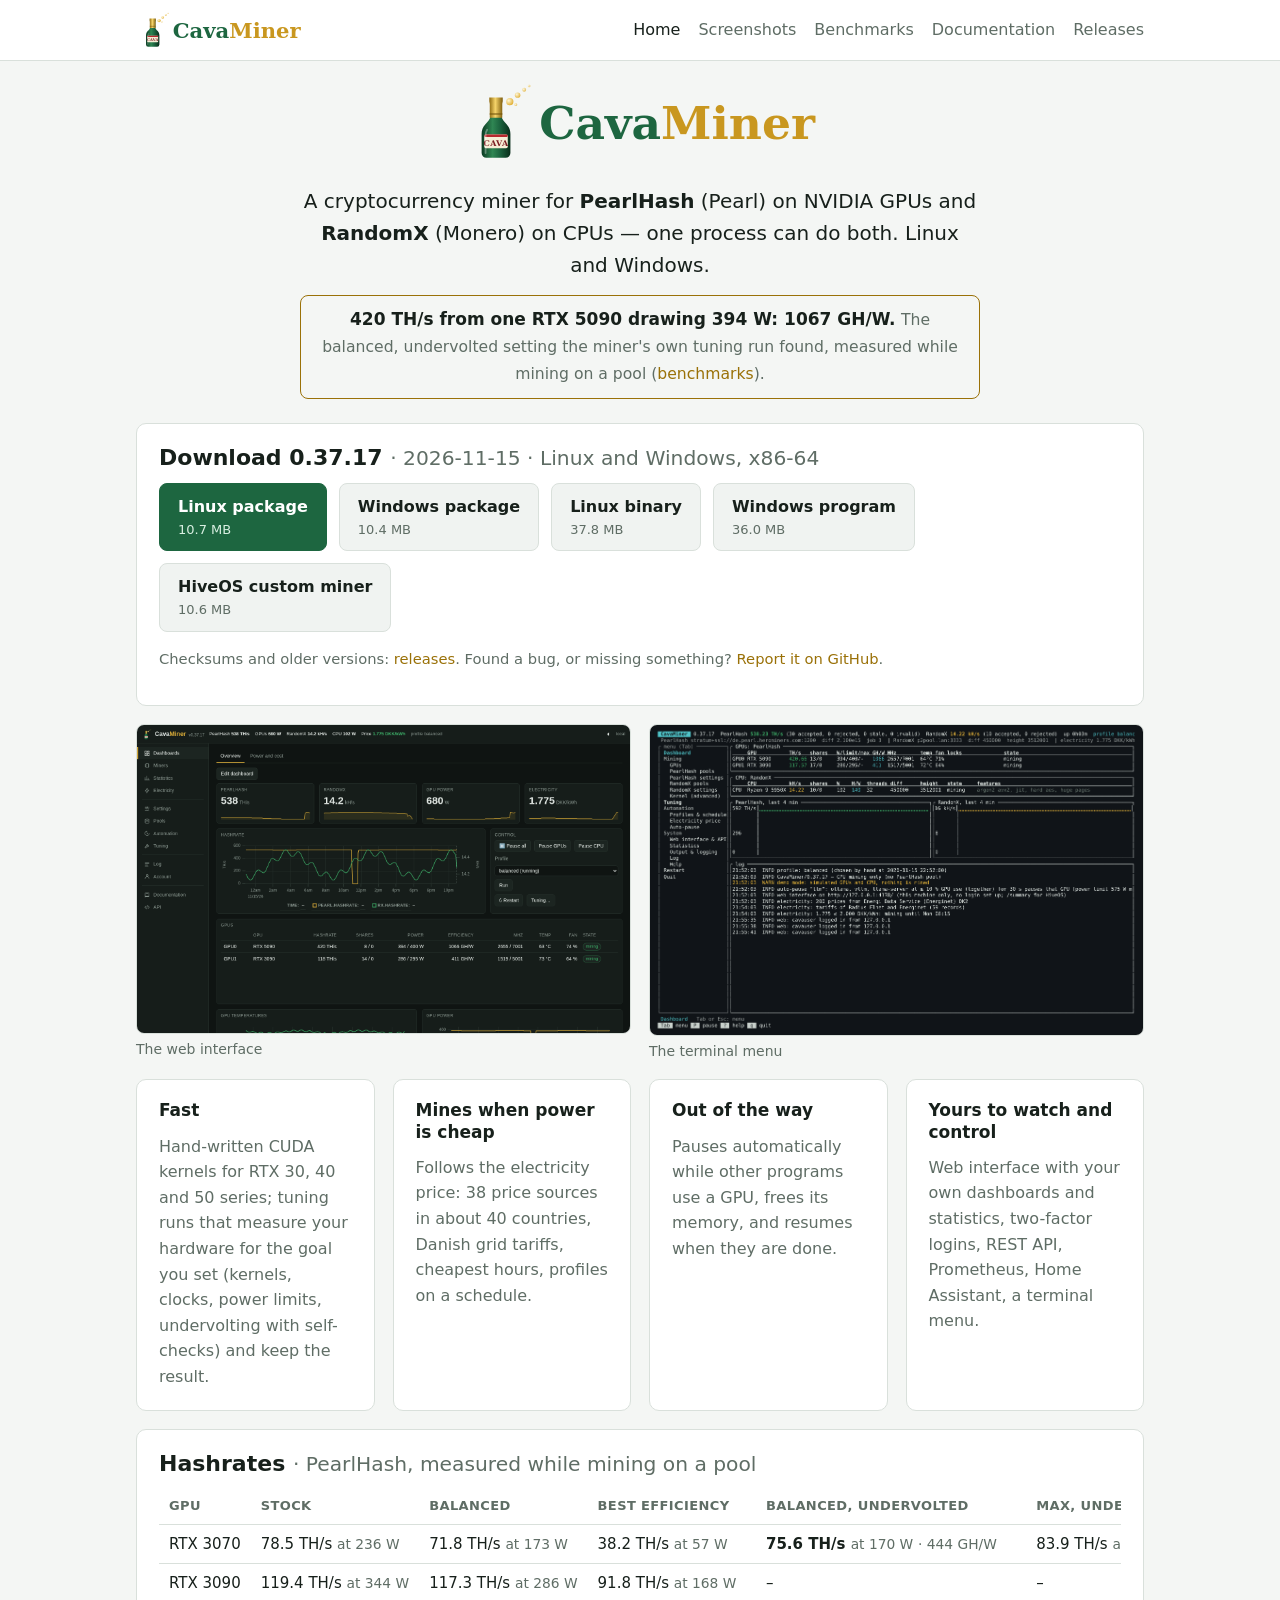
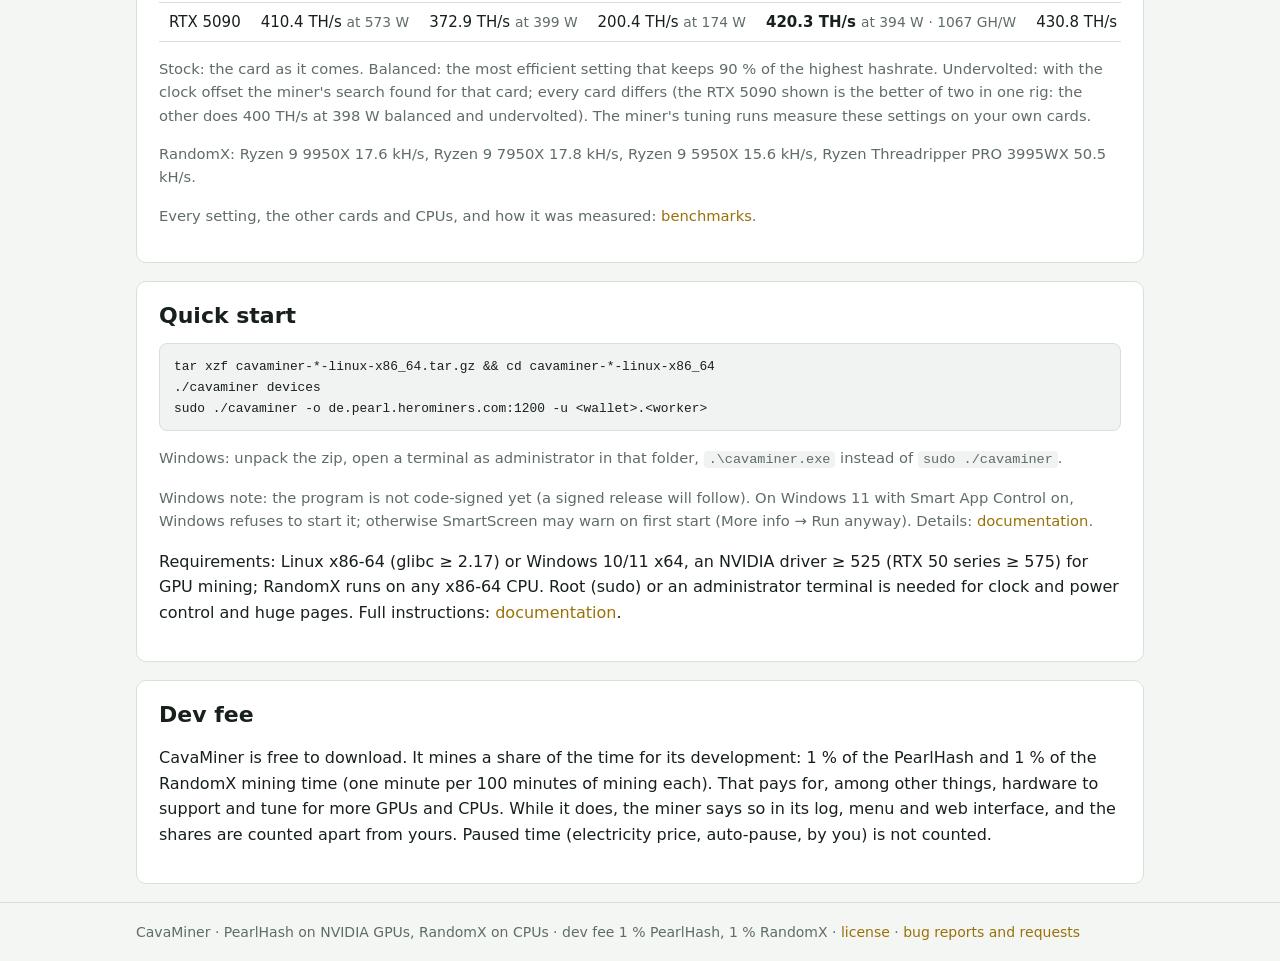
<file: index.html>
<!doctype html>
<html lang="en">
<head>
<meta charset="utf-8">
<meta name="viewport" content="width=device-width, initial-scale=1">
<title>CavaMiner — PearlHash and RandomX miner</title>
<meta name="description" content="CavaMiner: a PearlHash (Pearl) GPU and RandomX (Monero) CPU miner for Linux and Windows.">
<link rel="icon" href="favicon.svg" type="image/svg+xml">
<link rel="stylesheet" href="style.css">
</head>
<body>
<header><div class="wrap"><a class="brand" href="./"><img src="logo.svg" alt="CavaMiner" height="40"></a><nav><a href="./" class=on>Home</a><a href="screenshots.html">Screenshots</a><a href="benchmarks.html">Benchmarks</a><a href="docs.html">Documentation</a><a href="releases.html">Releases</a></nav></div></header>
<main class="wrap">
<section class="hero">
<img src="logo.svg" alt="CavaMiner" width="360">
<p class="lead">A cryptocurrency miner for <b>PearlHash</b> (Pearl) on NVIDIA GPUs and <b>RandomX</b> (Monero) on CPUs — one process can do both. Linux and Windows.</p>
<p class="highlight"><b>420 TH/s from one RTX 5090 drawing 394 W: 1067 GH/W.</b> <span class="muted">The balanced, undervolted setting the miner's own tuning run found, measured while mining on a pool (<a href="benchmarks.html">benchmarks</a>).</span></p>
</section>
<section class="card" id="download">
<h2>Download 0.37.17 <span class="muted">· 2026-11-15 · Linux and Windows, x86-64</span></h2>
<div class="buttons"><a class="btn primary" href="https://github.com/cavalius/cavaminer/releases/download/v0.37.17/cavaminer-0.37.17-linux-x86_64.tar.gz">Linux package<span>10.7 MB</span></a><a class="btn" href="https://github.com/cavalius/cavaminer/releases/download/v0.37.17/cavaminer-0.37.17-windows-x86_64.zip">Windows package<span>10.4 MB</span></a><a class="btn" href="https://github.com/cavalius/cavaminer/releases/download/v0.37.17/cavaminer-0.37.17-linux-x86_64">Linux binary<span>37.8 MB</span></a><a class="btn" href="https://github.com/cavalius/cavaminer/releases/download/v0.37.17/cavaminer-0.37.17-windows-x86_64.exe">Windows program<span>36.0 MB</span></a><a class="btn" href="https://github.com/cavalius/cavaminer/releases/download/v0.37.17/cavaminer-0.37.17.tar.gz">HiveOS custom miner<span>10.6 MB</span></a></div>
<p class="muted">Checksums and older versions: <a href="releases.html">releases</a>. Found a bug, or missing something? <a href="https://github.com/cavalius/cavaminer/issues">Report it on GitHub</a>.</p>
</section>
<section class="shots-home"><a href="screenshots.html#web-dashboard"><figure><img src="screenshots/web-dashboard.png" alt="The web interface" loading="lazy"><figcaption>The web interface</figcaption></figure></a><a href="screenshots.html#tui-dashboard"><figure><img src="screenshots/tui-dashboard.png" alt="The terminal menu" loading="lazy"><figcaption>The terminal menu</figcaption></figure></a></section>
<section class="grid">
<div class="card"><h3>Fast</h3><p>Hand-written CUDA kernels for RTX 30, 40 and 50 series; tuning runs that measure your hardware for the goal you set (kernels, clocks, power limits, undervolting with self-checks) and keep the result.</p></div>
<div class="card"><h3>Mines when power is cheap</h3><p>Follows the electricity price: 38 price sources in about 40 countries, Danish grid tariffs, cheapest hours, profiles on a schedule.</p></div>
<div class="card"><h3>Out of the way</h3><p>Pauses automatically while other programs use a GPU, frees its memory, and resumes when they are done.</p></div>
<div class="card"><h3>Yours to watch and control</h3><p>Web interface with your own dashboards and statistics, two-factor logins, REST API, Prometheus, Home Assistant, a terminal menu.</p></div>
</section>
<section class="card" id="hashrates">
<h2>Hashrates <span class="muted">· PearlHash, measured while mining on a pool</span></h2>
<div class="scroll"><table><thead><tr><th>GPU</th><th>Stock</th><th>Balanced</th><th>Best efficiency</th><th>Balanced, undervolted</th><th>Max, undervolted</th></tr></thead><tbody><tr><td>RTX 3070</td><td>78.5 TH/s <span class="muted">at 236 W</span></td><td>71.8 TH/s <span class="muted">at 173 W</span></td><td>38.2 TH/s <span class="muted">at 57 W</span></td><td><b>75.6 TH/s <span class="muted">at 170 W</span></b> <span class="muted">· 444 GH/W</span></td><td>83.9 TH/s <span class="muted">at 244 W</span></td></tr><tr><td>RTX 3090</td><td>119.4 TH/s <span class="muted">at 344 W</span></td><td>117.3 TH/s <span class="muted">at 286 W</span></td><td>91.8 TH/s <span class="muted">at 168 W</span></td><td>–</td><td>–</td></tr><tr><td>RTX 5090</td><td>410.4 TH/s <span class="muted">at 573 W</span></td><td>372.9 TH/s <span class="muted">at 399 W</span></td><td>200.4 TH/s <span class="muted">at 174 W</span></td><td><b>420.3 TH/s <span class="muted">at 394 W</span></b> <span class="muted">· 1067 GH/W</span></td><td>430.8 TH/s <span class="muted">at 432 W</span></td></tr></tbody></table></div>
<p class="muted">Stock: the card as it comes. Balanced: the most efficient setting that keeps 90 % of the highest hashrate. Undervolted: with the clock offset the miner's search found for that card; every card differs (the RTX 5090 shown is the better of two in one rig: the other does 400 TH/s at 398 W balanced and undervolted). The miner's tuning runs measure these settings on your own cards.</p>
<p class="muted">RandomX: Ryzen 9 9950X 17.6 kH/s, Ryzen 9 7950X 17.8 kH/s, Ryzen 9 5950X 15.6 kH/s, Ryzen Threadripper PRO 3995WX 50.5 kH/s.</p>
<p class="muted">Every setting, the other cards and CPUs, and how it was measured: <a href="benchmarks.html">benchmarks</a>.</p>
</section>
<section class="card">
<h2>Quick start</h2>
<pre><code>tar xzf cavaminer-*-linux-x86_64.tar.gz &amp;&amp; cd cavaminer-*-linux-x86_64
./cavaminer devices
sudo ./cavaminer -o de.pearl.herominers.com:1200 -u &lt;wallet&gt;.&lt;worker&gt;</code></pre>
<p class="muted">Windows: unpack the zip, open a terminal as administrator in that folder, <code>.\cavaminer.exe</code> instead of <code>sudo ./cavaminer</code>.</p>
<p class="muted">Windows note: the program is not code-signed yet (a signed release will follow). On Windows 11 with Smart App Control on, Windows refuses to start it; otherwise SmartScreen may warn on first start (More info → Run anyway). Details: <a href="docs.html#windows">documentation</a>.</p>
<p>Requirements: Linux x86-64 (glibc ≥ 2.17) or Windows 10/11 x64, an NVIDIA driver ≥ 525 (RTX 50 series ≥ 575) for GPU mining; RandomX runs on any x86-64 CPU. Root (sudo) or an administrator terminal is needed for clock and power control and huge pages. Full instructions: <a href="docs.html">documentation</a>.</p>
</section>
<section class="card" id="devfee">
<h2>Dev fee</h2>
<p>CavaMiner is free to download. It mines a share of the time for its development: 1 % of the PearlHash and 1 % of the RandomX mining time (one minute per 100 minutes of mining each). That pays for, among other things, hardware to support and tune for more GPUs and CPUs. While it does, the miner says so in its log, menu and web interface, and the shares are counted apart from yours. Paused time (electricity price, auto-pause, by you) is not counted.</p>
</section>
</main>
<footer><div class="wrap">CavaMiner · PearlHash on NVIDIA GPUs, RandomX on CPUs · dev fee 1 % PearlHash, 1 % RandomX · <a href="license.html">license</a> · <a href="https://github.com/cavalius/cavaminer/issues">bug reports and requests</a></div></footer>
</body>
</html>
</file>
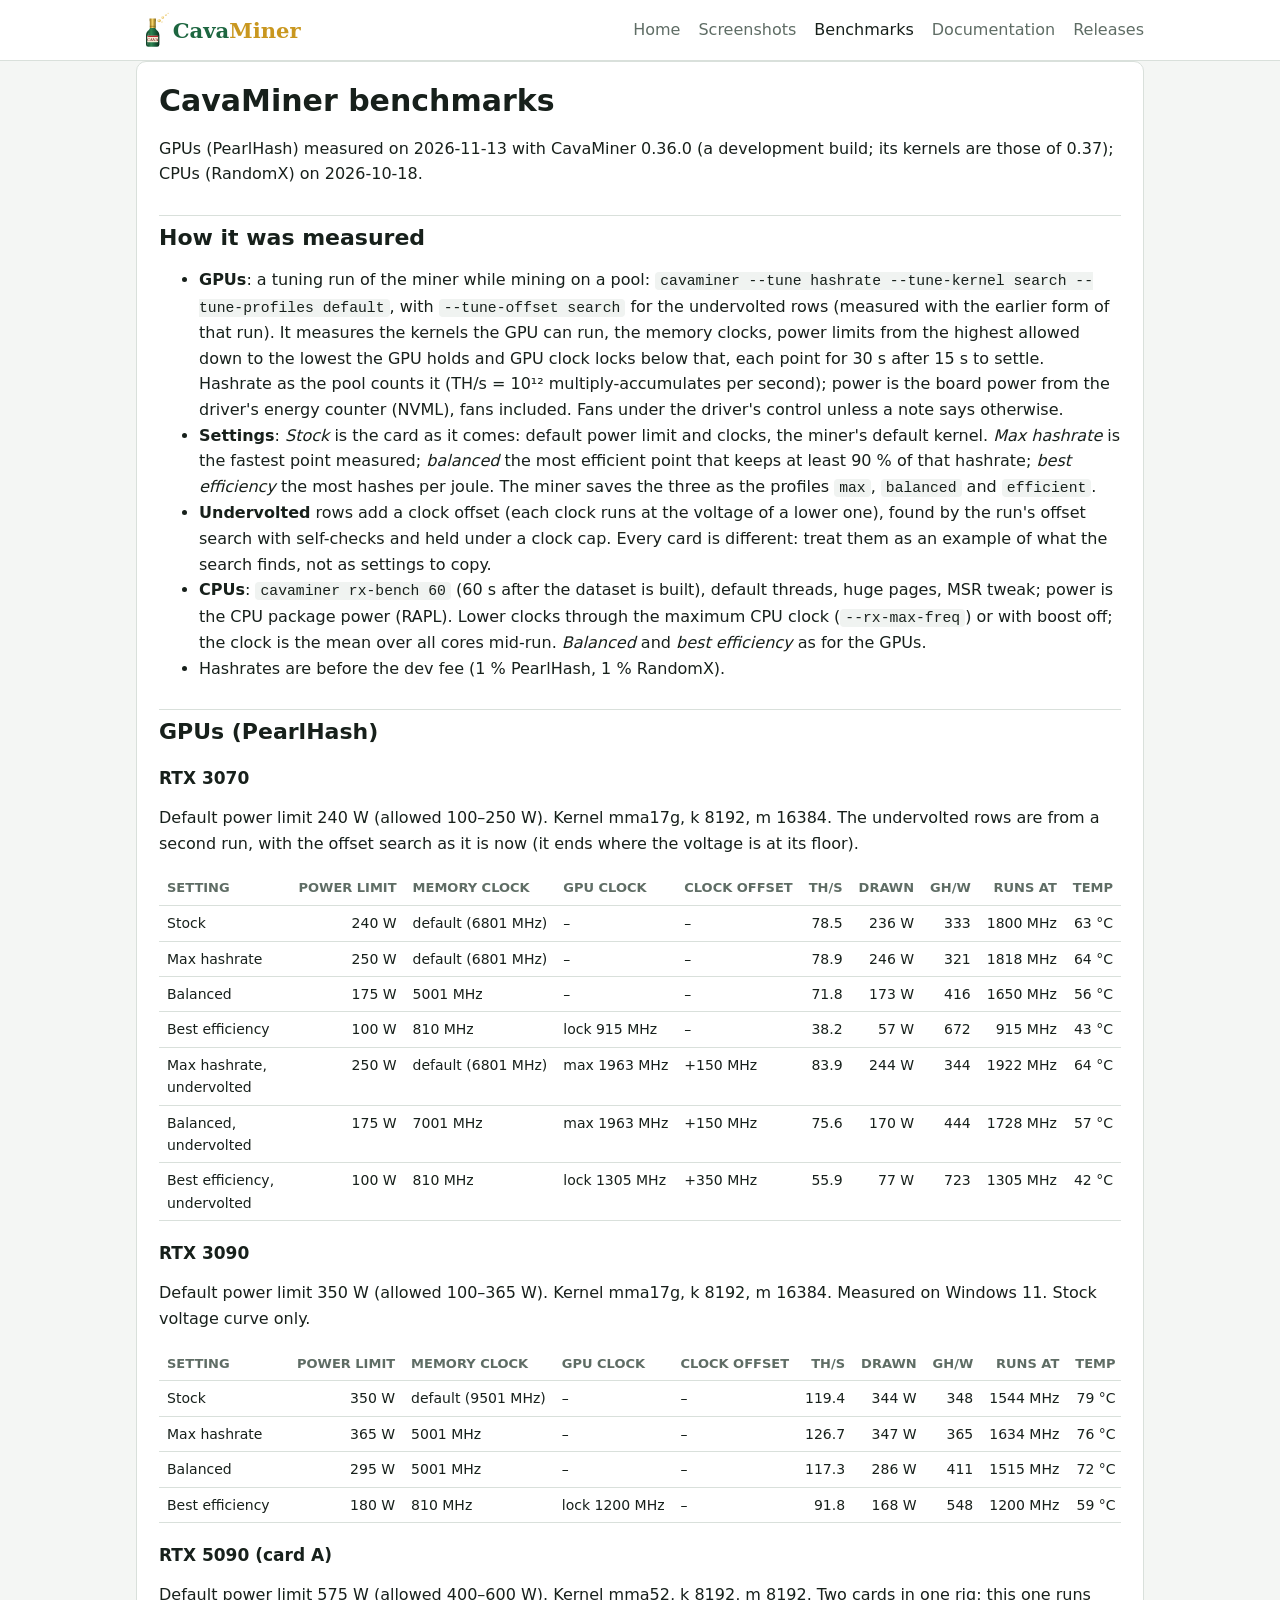
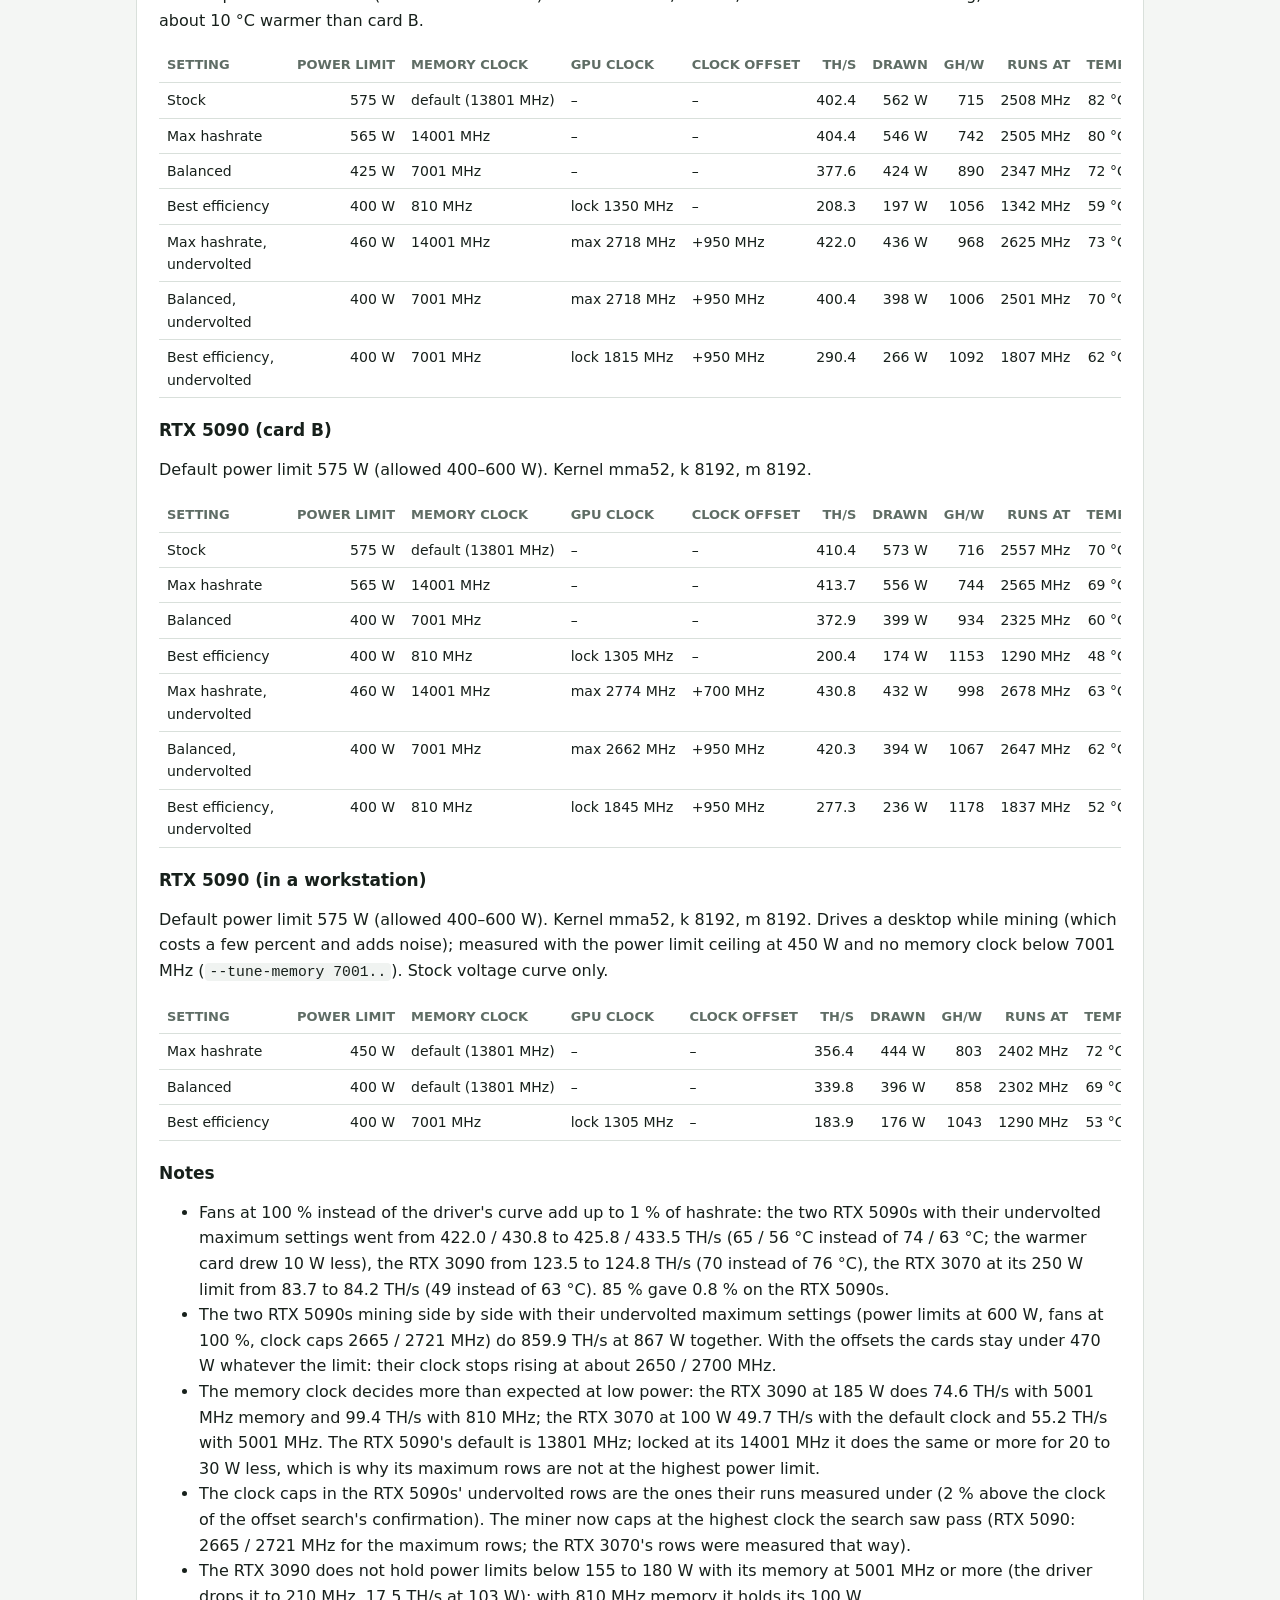
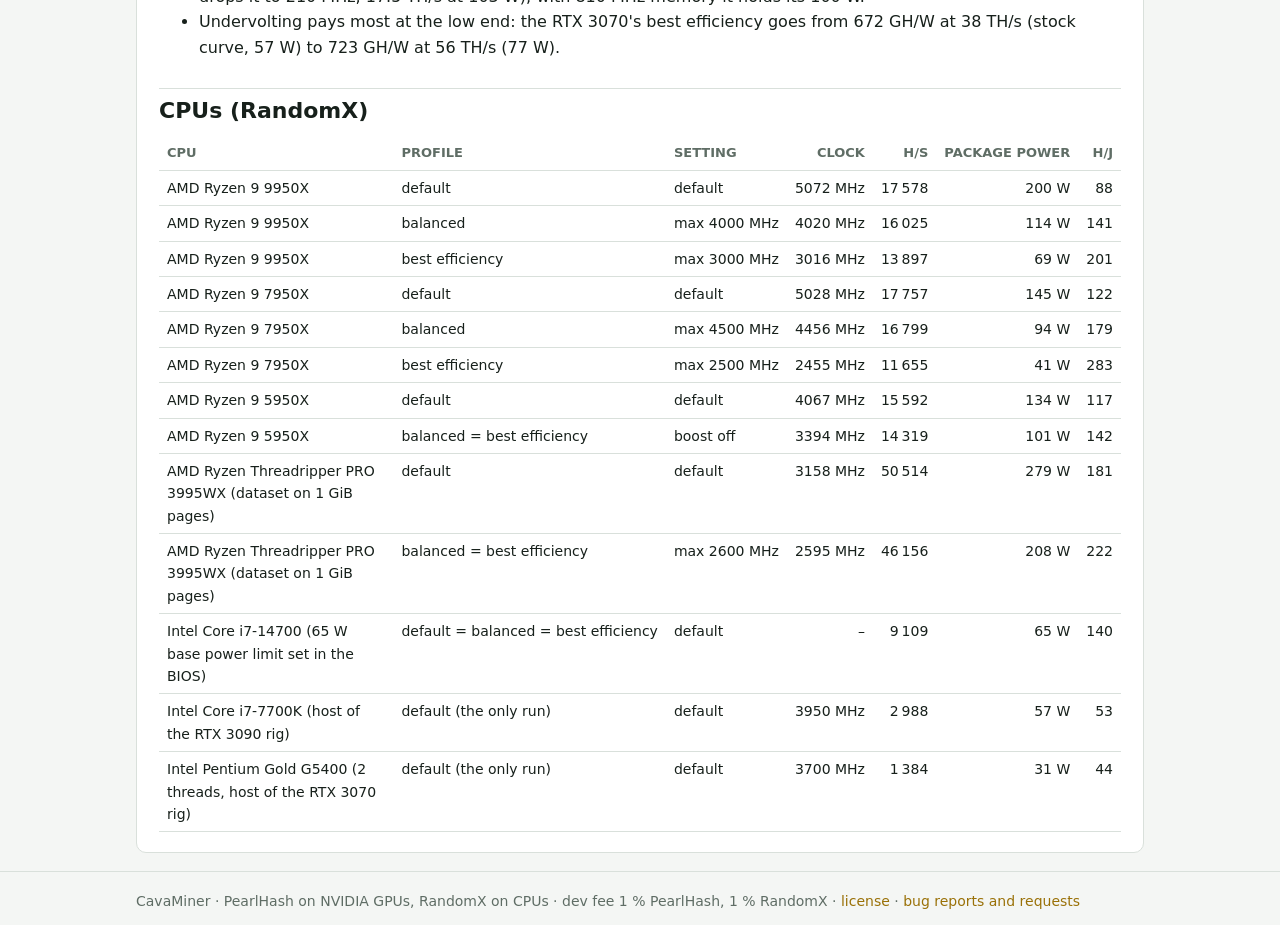
<file: benchmarks.html>
<!doctype html>
<html lang="en">
<head>
<meta charset="utf-8">
<meta name="viewport" content="width=device-width, initial-scale=1">
<title>CavaMiner — benchmarks</title>
<meta name="description" content="CavaMiner benchmarks: PearlHash hashrates and power of RTX 30 and RTX 50 series GPUs, RandomX on CPUs, and how they were measured.">
<link rel="icon" href="favicon.svg" type="image/svg+xml">
<link rel="stylesheet" href="style.css">
</head>
<body>
<header><div class="wrap"><a class="brand" href="./"><img src="logo.svg" alt="CavaMiner" height="40"></a><nav><a href="./">Home</a><a href="screenshots.html">Screenshots</a><a href="benchmarks.html" class=on>Benchmarks</a><a href="docs.html">Documentation</a><a href="releases.html">Releases</a></nav></div></header>
<main class="wrap">
<article class="card doc bench"><h1>CavaMiner benchmarks</h1>
<p>GPUs (PearlHash) measured on 2026-11-13 with CavaMiner 0.36.0 (a development build; its kernels are those of 0.37); CPUs (RandomX) on 2026-10-18.</p>
<h2>How it was measured</h2>
<ul>
<li><strong>GPUs</strong>: a tuning run of the miner while mining on a pool: <code>cavaminer --tune hashrate --tune-kernel search
  --tune-profiles default</code>, with <code>--tune-offset search</code> for the undervolted rows (measured with the earlier
  form of that run). It measures the kernels the GPU can
  run, the memory clocks, power limits from the highest allowed down to the lowest the GPU holds and GPU clock
  locks below that, each point for 30 s after 15 s to settle. Hashrate as the pool counts it (TH/s = 10¹²
  multiply-accumulates per second); power is the board power from the driver's energy counter (NVML), fans included.
  Fans under the driver's control unless a note says otherwise.</li>
<li><strong>Settings</strong>: <em>Stock</em> is the card as it comes: default power limit and clocks, the miner's default kernel.
  <em>Max hashrate</em> is the fastest point measured; <em>balanced</em> the most efficient point that keeps at least 90 %
  of that hashrate; <em>best efficiency</em> the most hashes per joule. The miner saves the three as the profiles
  <code>max</code>, <code>balanced</code> and <code>efficient</code>.</li>
<li><strong>Undervolted</strong> rows add a clock offset (each clock runs at the voltage of a lower one), found by the
  run's offset search with self-checks and held under a clock cap. Every card is different: treat
  them as an example of what the search finds, not as settings to copy.</li>
<li><strong>CPUs</strong>: <code>cavaminer rx-bench 60</code> (60 s after the dataset is built), default threads, huge pages,
  MSR tweak; power is the CPU package power (RAPL). Lower clocks through the maximum CPU clock
  (<code>--rx-max-freq</code>) or with boost off; the clock is the mean over all cores mid-run. <em>Balanced</em> and <em>best
  efficiency</em> as for the GPUs.</li>
<li>Hashrates are before the dev fee (1 % PearlHash, 1 % RandomX).</li>
</ul>
<h2>GPUs (PearlHash)</h2>
<h3>RTX 3070</h3>
<p>Default power limit 240 W (allowed 100–250 W). Kernel mma17g, k 8192, m 16384. The undervolted rows are from a second run, with the offset search as it is now (it ends where the voltage is at its floor).</p>
<table>
<thead>
<tr>
<th>Setting</th>
<th style="text-align: right;">Power limit</th>
<th>Memory clock</th>
<th>GPU clock</th>
<th>Clock offset</th>
<th style="text-align: right;">TH/s</th>
<th style="text-align: right;">Drawn</th>
<th style="text-align: right;">GH/W</th>
<th style="text-align: right;">Runs at</th>
<th style="text-align: right;">Temp</th>
</tr>
</thead>
<tbody>
<tr>
<td>Stock</td>
<td style="text-align: right;">240 W</td>
<td>default (6801 MHz)</td>
<td>–</td>
<td>–</td>
<td style="text-align: right;">78.5</td>
<td style="text-align: right;">236 W</td>
<td style="text-align: right;">333</td>
<td style="text-align: right;">1800 MHz</td>
<td style="text-align: right;">63 °C</td>
</tr>
<tr>
<td>Max hashrate</td>
<td style="text-align: right;">250 W</td>
<td>default (6801 MHz)</td>
<td>–</td>
<td>–</td>
<td style="text-align: right;">78.9</td>
<td style="text-align: right;">246 W</td>
<td style="text-align: right;">321</td>
<td style="text-align: right;">1818 MHz</td>
<td style="text-align: right;">64 °C</td>
</tr>
<tr>
<td>Balanced</td>
<td style="text-align: right;">175 W</td>
<td>5001 MHz</td>
<td>–</td>
<td>–</td>
<td style="text-align: right;">71.8</td>
<td style="text-align: right;">173 W</td>
<td style="text-align: right;">416</td>
<td style="text-align: right;">1650 MHz</td>
<td style="text-align: right;">56 °C</td>
</tr>
<tr>
<td>Best efficiency</td>
<td style="text-align: right;">100 W</td>
<td>810 MHz</td>
<td>lock 915 MHz</td>
<td>–</td>
<td style="text-align: right;">38.2</td>
<td style="text-align: right;">57 W</td>
<td style="text-align: right;">672</td>
<td style="text-align: right;">915 MHz</td>
<td style="text-align: right;">43 °C</td>
</tr>
<tr>
<td>Max hashrate, undervolted</td>
<td style="text-align: right;">250 W</td>
<td>default (6801 MHz)</td>
<td>max 1963 MHz</td>
<td>+150 MHz</td>
<td style="text-align: right;">83.9</td>
<td style="text-align: right;">244 W</td>
<td style="text-align: right;">344</td>
<td style="text-align: right;">1922 MHz</td>
<td style="text-align: right;">64 °C</td>
</tr>
<tr>
<td>Balanced, undervolted</td>
<td style="text-align: right;">175 W</td>
<td>7001 MHz</td>
<td>max 1963 MHz</td>
<td>+150 MHz</td>
<td style="text-align: right;">75.6</td>
<td style="text-align: right;">170 W</td>
<td style="text-align: right;">444</td>
<td style="text-align: right;">1728 MHz</td>
<td style="text-align: right;">57 °C</td>
</tr>
<tr>
<td>Best efficiency, undervolted</td>
<td style="text-align: right;">100 W</td>
<td>810 MHz</td>
<td>lock 1305 MHz</td>
<td>+350 MHz</td>
<td style="text-align: right;">55.9</td>
<td style="text-align: right;">77 W</td>
<td style="text-align: right;">723</td>
<td style="text-align: right;">1305 MHz</td>
<td style="text-align: right;">42 °C</td>
</tr>
</tbody>
</table>
<h3>RTX 3090</h3>
<p>Default power limit 350 W (allowed 100–365 W). Kernel mma17g, k 8192, m 16384. Measured on Windows 11. Stock voltage curve only.</p>
<table>
<thead>
<tr>
<th>Setting</th>
<th style="text-align: right;">Power limit</th>
<th>Memory clock</th>
<th>GPU clock</th>
<th>Clock offset</th>
<th style="text-align: right;">TH/s</th>
<th style="text-align: right;">Drawn</th>
<th style="text-align: right;">GH/W</th>
<th style="text-align: right;">Runs at</th>
<th style="text-align: right;">Temp</th>
</tr>
</thead>
<tbody>
<tr>
<td>Stock</td>
<td style="text-align: right;">350 W</td>
<td>default (9501 MHz)</td>
<td>–</td>
<td>–</td>
<td style="text-align: right;">119.4</td>
<td style="text-align: right;">344 W</td>
<td style="text-align: right;">348</td>
<td style="text-align: right;">1544 MHz</td>
<td style="text-align: right;">79 °C</td>
</tr>
<tr>
<td>Max hashrate</td>
<td style="text-align: right;">365 W</td>
<td>5001 MHz</td>
<td>–</td>
<td>–</td>
<td style="text-align: right;">126.7</td>
<td style="text-align: right;">347 W</td>
<td style="text-align: right;">365</td>
<td style="text-align: right;">1634 MHz</td>
<td style="text-align: right;">76 °C</td>
</tr>
<tr>
<td>Balanced</td>
<td style="text-align: right;">295 W</td>
<td>5001 MHz</td>
<td>–</td>
<td>–</td>
<td style="text-align: right;">117.3</td>
<td style="text-align: right;">286 W</td>
<td style="text-align: right;">411</td>
<td style="text-align: right;">1515 MHz</td>
<td style="text-align: right;">72 °C</td>
</tr>
<tr>
<td>Best efficiency</td>
<td style="text-align: right;">180 W</td>
<td>810 MHz</td>
<td>lock 1200 MHz</td>
<td>–</td>
<td style="text-align: right;">91.8</td>
<td style="text-align: right;">168 W</td>
<td style="text-align: right;">548</td>
<td style="text-align: right;">1200 MHz</td>
<td style="text-align: right;">59 °C</td>
</tr>
</tbody>
</table>
<h3>RTX 5090 (card A)</h3>
<p>Default power limit 575 W (allowed 400–600 W). Kernel mma52, k 8192, m 8192. Two cards in one rig; this one runs about 10 °C warmer than card B.</p>
<table>
<thead>
<tr>
<th>Setting</th>
<th style="text-align: right;">Power limit</th>
<th>Memory clock</th>
<th>GPU clock</th>
<th>Clock offset</th>
<th style="text-align: right;">TH/s</th>
<th style="text-align: right;">Drawn</th>
<th style="text-align: right;">GH/W</th>
<th style="text-align: right;">Runs at</th>
<th style="text-align: right;">Temp</th>
</tr>
</thead>
<tbody>
<tr>
<td>Stock</td>
<td style="text-align: right;">575 W</td>
<td>default (13801 MHz)</td>
<td>–</td>
<td>–</td>
<td style="text-align: right;">402.4</td>
<td style="text-align: right;">562 W</td>
<td style="text-align: right;">715</td>
<td style="text-align: right;">2508 MHz</td>
<td style="text-align: right;">82 °C</td>
</tr>
<tr>
<td>Max hashrate</td>
<td style="text-align: right;">565 W</td>
<td>14001 MHz</td>
<td>–</td>
<td>–</td>
<td style="text-align: right;">404.4</td>
<td style="text-align: right;">546 W</td>
<td style="text-align: right;">742</td>
<td style="text-align: right;">2505 MHz</td>
<td style="text-align: right;">80 °C</td>
</tr>
<tr>
<td>Balanced</td>
<td style="text-align: right;">425 W</td>
<td>7001 MHz</td>
<td>–</td>
<td>–</td>
<td style="text-align: right;">377.6</td>
<td style="text-align: right;">424 W</td>
<td style="text-align: right;">890</td>
<td style="text-align: right;">2347 MHz</td>
<td style="text-align: right;">72 °C</td>
</tr>
<tr>
<td>Best efficiency</td>
<td style="text-align: right;">400 W</td>
<td>810 MHz</td>
<td>lock 1350 MHz</td>
<td>–</td>
<td style="text-align: right;">208.3</td>
<td style="text-align: right;">197 W</td>
<td style="text-align: right;">1056</td>
<td style="text-align: right;">1342 MHz</td>
<td style="text-align: right;">59 °C</td>
</tr>
<tr>
<td>Max hashrate, undervolted</td>
<td style="text-align: right;">460 W</td>
<td>14001 MHz</td>
<td>max 2718 MHz</td>
<td>+950 MHz</td>
<td style="text-align: right;">422.0</td>
<td style="text-align: right;">436 W</td>
<td style="text-align: right;">968</td>
<td style="text-align: right;">2625 MHz</td>
<td style="text-align: right;">73 °C</td>
</tr>
<tr>
<td>Balanced, undervolted</td>
<td style="text-align: right;">400 W</td>
<td>7001 MHz</td>
<td>max 2718 MHz</td>
<td>+950 MHz</td>
<td style="text-align: right;">400.4</td>
<td style="text-align: right;">398 W</td>
<td style="text-align: right;">1006</td>
<td style="text-align: right;">2501 MHz</td>
<td style="text-align: right;">70 °C</td>
</tr>
<tr>
<td>Best efficiency, undervolted</td>
<td style="text-align: right;">400 W</td>
<td>7001 MHz</td>
<td>lock 1815 MHz</td>
<td>+950 MHz</td>
<td style="text-align: right;">290.4</td>
<td style="text-align: right;">266 W</td>
<td style="text-align: right;">1092</td>
<td style="text-align: right;">1807 MHz</td>
<td style="text-align: right;">62 °C</td>
</tr>
</tbody>
</table>
<h3>RTX 5090 (card B)</h3>
<p>Default power limit 575 W (allowed 400–600 W). Kernel mma52, k 8192, m 8192.</p>
<table>
<thead>
<tr>
<th>Setting</th>
<th style="text-align: right;">Power limit</th>
<th>Memory clock</th>
<th>GPU clock</th>
<th>Clock offset</th>
<th style="text-align: right;">TH/s</th>
<th style="text-align: right;">Drawn</th>
<th style="text-align: right;">GH/W</th>
<th style="text-align: right;">Runs at</th>
<th style="text-align: right;">Temp</th>
</tr>
</thead>
<tbody>
<tr>
<td>Stock</td>
<td style="text-align: right;">575 W</td>
<td>default (13801 MHz)</td>
<td>–</td>
<td>–</td>
<td style="text-align: right;">410.4</td>
<td style="text-align: right;">573 W</td>
<td style="text-align: right;">716</td>
<td style="text-align: right;">2557 MHz</td>
<td style="text-align: right;">70 °C</td>
</tr>
<tr>
<td>Max hashrate</td>
<td style="text-align: right;">565 W</td>
<td>14001 MHz</td>
<td>–</td>
<td>–</td>
<td style="text-align: right;">413.7</td>
<td style="text-align: right;">556 W</td>
<td style="text-align: right;">744</td>
<td style="text-align: right;">2565 MHz</td>
<td style="text-align: right;">69 °C</td>
</tr>
<tr>
<td>Balanced</td>
<td style="text-align: right;">400 W</td>
<td>7001 MHz</td>
<td>–</td>
<td>–</td>
<td style="text-align: right;">372.9</td>
<td style="text-align: right;">399 W</td>
<td style="text-align: right;">934</td>
<td style="text-align: right;">2325 MHz</td>
<td style="text-align: right;">60 °C</td>
</tr>
<tr>
<td>Best efficiency</td>
<td style="text-align: right;">400 W</td>
<td>810 MHz</td>
<td>lock 1305 MHz</td>
<td>–</td>
<td style="text-align: right;">200.4</td>
<td style="text-align: right;">174 W</td>
<td style="text-align: right;">1153</td>
<td style="text-align: right;">1290 MHz</td>
<td style="text-align: right;">48 °C</td>
</tr>
<tr>
<td>Max hashrate, undervolted</td>
<td style="text-align: right;">460 W</td>
<td>14001 MHz</td>
<td>max 2774 MHz</td>
<td>+700 MHz</td>
<td style="text-align: right;">430.8</td>
<td style="text-align: right;">432 W</td>
<td style="text-align: right;">998</td>
<td style="text-align: right;">2678 MHz</td>
<td style="text-align: right;">63 °C</td>
</tr>
<tr>
<td>Balanced, undervolted</td>
<td style="text-align: right;">400 W</td>
<td>7001 MHz</td>
<td>max 2662 MHz</td>
<td>+950 MHz</td>
<td style="text-align: right;">420.3</td>
<td style="text-align: right;">394 W</td>
<td style="text-align: right;">1067</td>
<td style="text-align: right;">2647 MHz</td>
<td style="text-align: right;">62 °C</td>
</tr>
<tr>
<td>Best efficiency, undervolted</td>
<td style="text-align: right;">400 W</td>
<td>810 MHz</td>
<td>lock 1845 MHz</td>
<td>+950 MHz</td>
<td style="text-align: right;">277.3</td>
<td style="text-align: right;">236 W</td>
<td style="text-align: right;">1178</td>
<td style="text-align: right;">1837 MHz</td>
<td style="text-align: right;">52 °C</td>
</tr>
</tbody>
</table>
<h3>RTX 5090 (in a workstation)</h3>
<p>Default power limit 575 W (allowed 400–600 W). Kernel mma52, k 8192, m 8192. Drives a desktop while mining (which costs a few percent and adds noise); measured with the power limit ceiling at 450 W and no memory clock below 7001 MHz (<code>--tune-memory 7001..</code>). Stock voltage curve only.</p>
<table>
<thead>
<tr>
<th>Setting</th>
<th style="text-align: right;">Power limit</th>
<th>Memory clock</th>
<th>GPU clock</th>
<th>Clock offset</th>
<th style="text-align: right;">TH/s</th>
<th style="text-align: right;">Drawn</th>
<th style="text-align: right;">GH/W</th>
<th style="text-align: right;">Runs at</th>
<th style="text-align: right;">Temp</th>
</tr>
</thead>
<tbody>
<tr>
<td>Max hashrate</td>
<td style="text-align: right;">450 W</td>
<td>default (13801 MHz)</td>
<td>–</td>
<td>–</td>
<td style="text-align: right;">356.4</td>
<td style="text-align: right;">444 W</td>
<td style="text-align: right;">803</td>
<td style="text-align: right;">2402 MHz</td>
<td style="text-align: right;">72 °C</td>
</tr>
<tr>
<td>Balanced</td>
<td style="text-align: right;">400 W</td>
<td>default (13801 MHz)</td>
<td>–</td>
<td>–</td>
<td style="text-align: right;">339.8</td>
<td style="text-align: right;">396 W</td>
<td style="text-align: right;">858</td>
<td style="text-align: right;">2302 MHz</td>
<td style="text-align: right;">69 °C</td>
</tr>
<tr>
<td>Best efficiency</td>
<td style="text-align: right;">400 W</td>
<td>7001 MHz</td>
<td>lock 1305 MHz</td>
<td>–</td>
<td style="text-align: right;">183.9</td>
<td style="text-align: right;">176 W</td>
<td style="text-align: right;">1043</td>
<td style="text-align: right;">1290 MHz</td>
<td style="text-align: right;">53 °C</td>
</tr>
</tbody>
</table>
<h3>Notes</h3>
<ul>
<li>Fans at 100 % instead of the driver's curve add up to 1 % of hashrate: the two RTX 5090s with their undervolted maximum settings went from 422.0 / 430.8 to 425.8 / 433.5 TH/s (65 / 56 °C instead of 74 / 63 °C; the warmer card drew 10 W less), the RTX 3090 from 123.5 to 124.8 TH/s (70 instead of 76 °C), the RTX 3070 at its 250 W limit from 83.7 to 84.2 TH/s (49 instead of 63 °C). 85 % gave 0.8 % on the RTX 5090s.</li>
<li>The two RTX 5090s mining side by side with their undervolted maximum settings (power limits at 600 W, fans at 100 %, clock caps 2665 / 2721 MHz) do 859.9 TH/s at 867 W together. With the offsets the cards stay under 470 W whatever the limit: their clock stops rising at about 2650 / 2700 MHz.</li>
<li>The memory clock decides more than expected at low power: the RTX 3090 at 185 W does 74.6 TH/s with 5001 MHz memory and 99.4 TH/s with 810 MHz; the RTX 3070 at 100 W 49.7 TH/s with the default clock and 55.2 TH/s with 5001 MHz. The RTX 5090's default is 13801 MHz; locked at its 14001 MHz it does the same or more for 20 to 30 W less, which is why its maximum rows are not at the highest power limit.</li>
<li>The clock caps in the RTX 5090s' undervolted rows are the ones their runs measured under (2 % above the clock of the offset search's confirmation). The miner now caps at the highest clock the search saw pass (RTX 5090: 2665 / 2721 MHz for the maximum rows; the RTX 3070's rows were measured that way).</li>
<li>The RTX 3090 does not hold power limits below 155 to 180 W with its memory at 5001 MHz or more (the driver drops it to 210 MHz, 17.5 TH/s at 103 W); with 810 MHz memory it holds its 100 W.</li>
<li>Undervolting pays most at the low end: the RTX 3070's best efficiency goes from 672 GH/W at 38 TH/s (stock curve, 57 W) to 723 GH/W at 56 TH/s (77 W).</li>
</ul>
<h2>CPUs (RandomX)</h2>
<table>
<thead>
<tr>
<th>CPU</th>
<th>Profile</th>
<th>Setting</th>
<th style="text-align: right;">Clock</th>
<th style="text-align: right;">H/s</th>
<th style="text-align: right;">Package power</th>
<th style="text-align: right;">H/J</th>
</tr>
</thead>
<tbody>
<tr>
<td>AMD Ryzen 9 9950X</td>
<td>default</td>
<td>default</td>
<td style="text-align: right;">5072 MHz</td>
<td style="text-align: right;">17 578</td>
<td style="text-align: right;">200 W</td>
<td style="text-align: right;">88</td>
</tr>
<tr>
<td>AMD Ryzen 9 9950X</td>
<td>balanced</td>
<td>max 4000 MHz</td>
<td style="text-align: right;">4020 MHz</td>
<td style="text-align: right;">16 025</td>
<td style="text-align: right;">114 W</td>
<td style="text-align: right;">141</td>
</tr>
<tr>
<td>AMD Ryzen 9 9950X</td>
<td>best efficiency</td>
<td>max 3000 MHz</td>
<td style="text-align: right;">3016 MHz</td>
<td style="text-align: right;">13 897</td>
<td style="text-align: right;">69 W</td>
<td style="text-align: right;">201</td>
</tr>
<tr>
<td>AMD Ryzen 9 7950X</td>
<td>default</td>
<td>default</td>
<td style="text-align: right;">5028 MHz</td>
<td style="text-align: right;">17 757</td>
<td style="text-align: right;">145 W</td>
<td style="text-align: right;">122</td>
</tr>
<tr>
<td>AMD Ryzen 9 7950X</td>
<td>balanced</td>
<td>max 4500 MHz</td>
<td style="text-align: right;">4456 MHz</td>
<td style="text-align: right;">16 799</td>
<td style="text-align: right;">94 W</td>
<td style="text-align: right;">179</td>
</tr>
<tr>
<td>AMD Ryzen 9 7950X</td>
<td>best efficiency</td>
<td>max 2500 MHz</td>
<td style="text-align: right;">2455 MHz</td>
<td style="text-align: right;">11 655</td>
<td style="text-align: right;">41 W</td>
<td style="text-align: right;">283</td>
</tr>
<tr>
<td>AMD Ryzen 9 5950X</td>
<td>default</td>
<td>default</td>
<td style="text-align: right;">4067 MHz</td>
<td style="text-align: right;">15 592</td>
<td style="text-align: right;">134 W</td>
<td style="text-align: right;">117</td>
</tr>
<tr>
<td>AMD Ryzen 9 5950X</td>
<td>balanced = best efficiency</td>
<td>boost off</td>
<td style="text-align: right;">3394 MHz</td>
<td style="text-align: right;">14 319</td>
<td style="text-align: right;">101 W</td>
<td style="text-align: right;">142</td>
</tr>
<tr>
<td>AMD Ryzen Threadripper PRO 3995WX (dataset on 1 GiB pages)</td>
<td>default</td>
<td>default</td>
<td style="text-align: right;">3158 MHz</td>
<td style="text-align: right;">50 514</td>
<td style="text-align: right;">279 W</td>
<td style="text-align: right;">181</td>
</tr>
<tr>
<td>AMD Ryzen Threadripper PRO 3995WX (dataset on 1 GiB pages)</td>
<td>balanced = best efficiency</td>
<td>max 2600 MHz</td>
<td style="text-align: right;">2595 MHz</td>
<td style="text-align: right;">46 156</td>
<td style="text-align: right;">208 W</td>
<td style="text-align: right;">222</td>
</tr>
<tr>
<td>Intel Core i7-14700 (65 W base power limit set in the BIOS)</td>
<td>default = balanced = best efficiency</td>
<td>default</td>
<td style="text-align: right;">–</td>
<td style="text-align: right;">9 109</td>
<td style="text-align: right;">65 W</td>
<td style="text-align: right;">140</td>
</tr>
<tr>
<td>Intel Core i7-7700K (host of the RTX 3090 rig)</td>
<td>default (the only run)</td>
<td>default</td>
<td style="text-align: right;">3950 MHz</td>
<td style="text-align: right;">2 988</td>
<td style="text-align: right;">57 W</td>
<td style="text-align: right;">53</td>
</tr>
<tr>
<td>Intel Pentium Gold G5400 (2 threads, host of the RTX 3070 rig)</td>
<td>default (the only run)</td>
<td>default</td>
<td style="text-align: right;">3700 MHz</td>
<td style="text-align: right;">1 384</td>
<td style="text-align: right;">31 W</td>
<td style="text-align: right;">44</td>
</tr>
</tbody>
</table></article>
</main>
<footer><div class="wrap">CavaMiner · PearlHash on NVIDIA GPUs, RandomX on CPUs · dev fee 1 % PearlHash, 1 % RandomX · <a href="license.html">license</a> · <a href="https://github.com/cavalius/cavaminer/issues">bug reports and requests</a></div></footer>
</body>
</html>
</file>
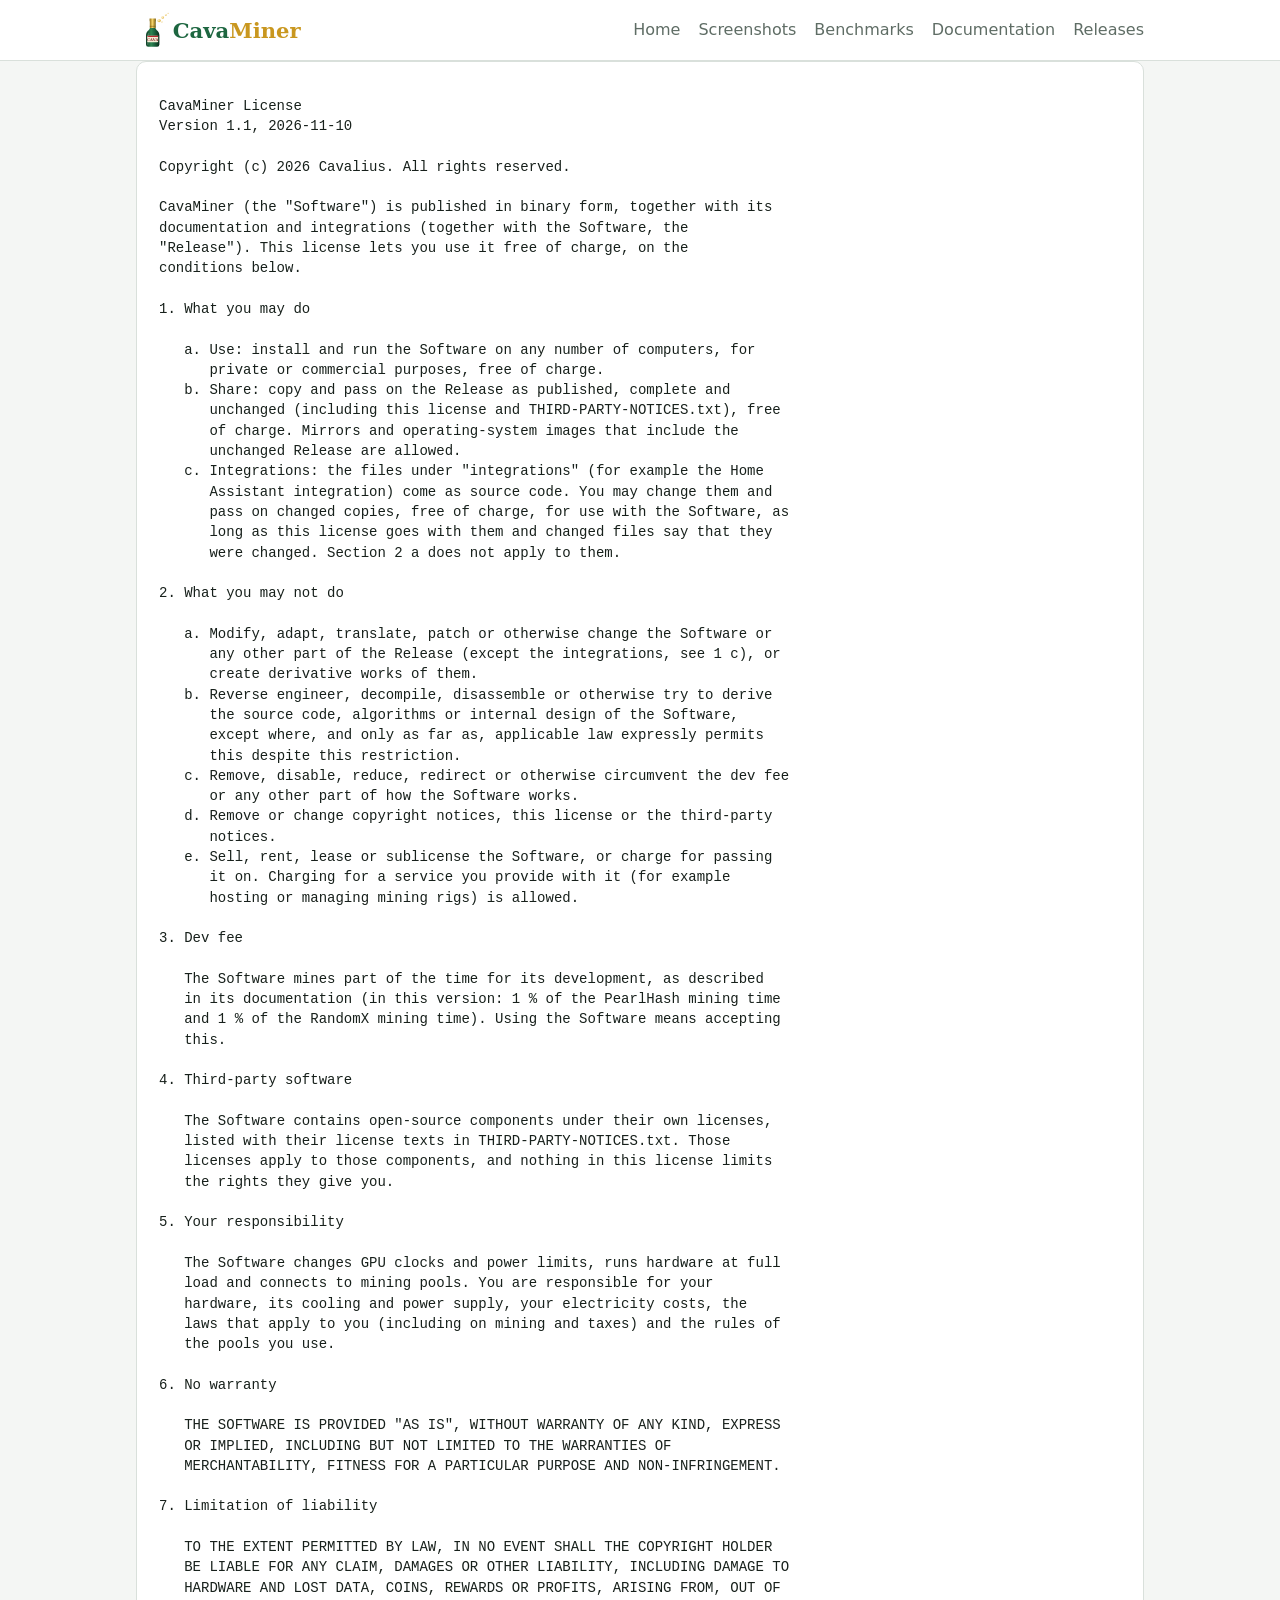
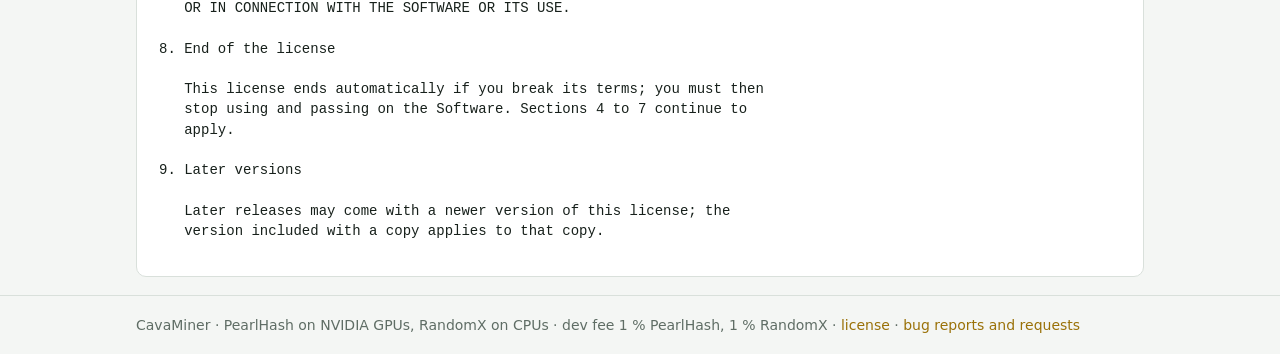
<file: license.html>
<!doctype html>
<html lang="en">
<head>
<meta charset="utf-8">
<meta name="viewport" content="width=device-width, initial-scale=1">
<title>CavaMiner — license</title>
<meta name="description" content="The CavaMiner license.">
<link rel="icon" href="favicon.svg" type="image/svg+xml">
<link rel="stylesheet" href="style.css">
</head>
<body>
<header><div class="wrap"><a class="brand" href="./"><img src="logo.svg" alt="CavaMiner" height="40"></a><nav><a href="./">Home</a><a href="screenshots.html">Screenshots</a><a href="benchmarks.html">Benchmarks</a><a href="docs.html">Documentation</a><a href="releases.html">Releases</a></nav></div></header>
<main class="wrap">
<article class="card"><pre class="license">CavaMiner License
Version 1.1, 2026-11-10

Copyright (c) 2026 Cavalius. All rights reserved.

CavaMiner (the &quot;Software&quot;) is published in binary form, together with its
documentation and integrations (together with the Software, the
&quot;Release&quot;). This license lets you use it free of charge, on the
conditions below.

1. What you may do

   a. Use: install and run the Software on any number of computers, for
      private or commercial purposes, free of charge.
   b. Share: copy and pass on the Release as published, complete and
      unchanged (including this license and THIRD-PARTY-NOTICES.txt), free
      of charge. Mirrors and operating-system images that include the
      unchanged Release are allowed.
   c. Integrations: the files under &quot;integrations&quot; (for example the Home
      Assistant integration) come as source code. You may change them and
      pass on changed copies, free of charge, for use with the Software, as
      long as this license goes with them and changed files say that they
      were changed. Section 2 a does not apply to them.

2. What you may not do

   a. Modify, adapt, translate, patch or otherwise change the Software or
      any other part of the Release (except the integrations, see 1 c), or
      create derivative works of them.
   b. Reverse engineer, decompile, disassemble or otherwise try to derive
      the source code, algorithms or internal design of the Software,
      except where, and only as far as, applicable law expressly permits
      this despite this restriction.
   c. Remove, disable, reduce, redirect or otherwise circumvent the dev fee
      or any other part of how the Software works.
   d. Remove or change copyright notices, this license or the third-party
      notices.
   e. Sell, rent, lease or sublicense the Software, or charge for passing
      it on. Charging for a service you provide with it (for example
      hosting or managing mining rigs) is allowed.

3. Dev fee

   The Software mines part of the time for its development, as described
   in its documentation (in this version: 1 % of the PearlHash mining time
   and 1 % of the RandomX mining time). Using the Software means accepting
   this.

4. Third-party software

   The Software contains open-source components under their own licenses,
   listed with their license texts in THIRD-PARTY-NOTICES.txt. Those
   licenses apply to those components, and nothing in this license limits
   the rights they give you.

5. Your responsibility

   The Software changes GPU clocks and power limits, runs hardware at full
   load and connects to mining pools. You are responsible for your
   hardware, its cooling and power supply, your electricity costs, the
   laws that apply to you (including on mining and taxes) and the rules of
   the pools you use.

6. No warranty

   THE SOFTWARE IS PROVIDED &quot;AS IS&quot;, WITHOUT WARRANTY OF ANY KIND, EXPRESS
   OR IMPLIED, INCLUDING BUT NOT LIMITED TO THE WARRANTIES OF
   MERCHANTABILITY, FITNESS FOR A PARTICULAR PURPOSE AND NON-INFRINGEMENT.

7. Limitation of liability

   TO THE EXTENT PERMITTED BY LAW, IN NO EVENT SHALL THE COPYRIGHT HOLDER
   BE LIABLE FOR ANY CLAIM, DAMAGES OR OTHER LIABILITY, INCLUDING DAMAGE TO
   HARDWARE AND LOST DATA, COINS, REWARDS OR PROFITS, ARISING FROM, OUT OF
   OR IN CONNECTION WITH THE SOFTWARE OR ITS USE.

8. End of the license

   This license ends automatically if you break its terms; you must then
   stop using and passing on the Software. Sections 4 to 7 continue to
   apply.

9. Later versions

   Later releases may come with a newer version of this license; the
   version included with a copy applies to that copy.
</pre></article>
</main>
<footer><div class="wrap">CavaMiner · PearlHash on NVIDIA GPUs, RandomX on CPUs · dev fee 1 % PearlHash, 1 % RandomX · <a href="license.html">license</a> · <a href="https://github.com/cavalius/cavaminer/issues">bug reports and requests</a></div></footer>
</body>
</html>
</file>
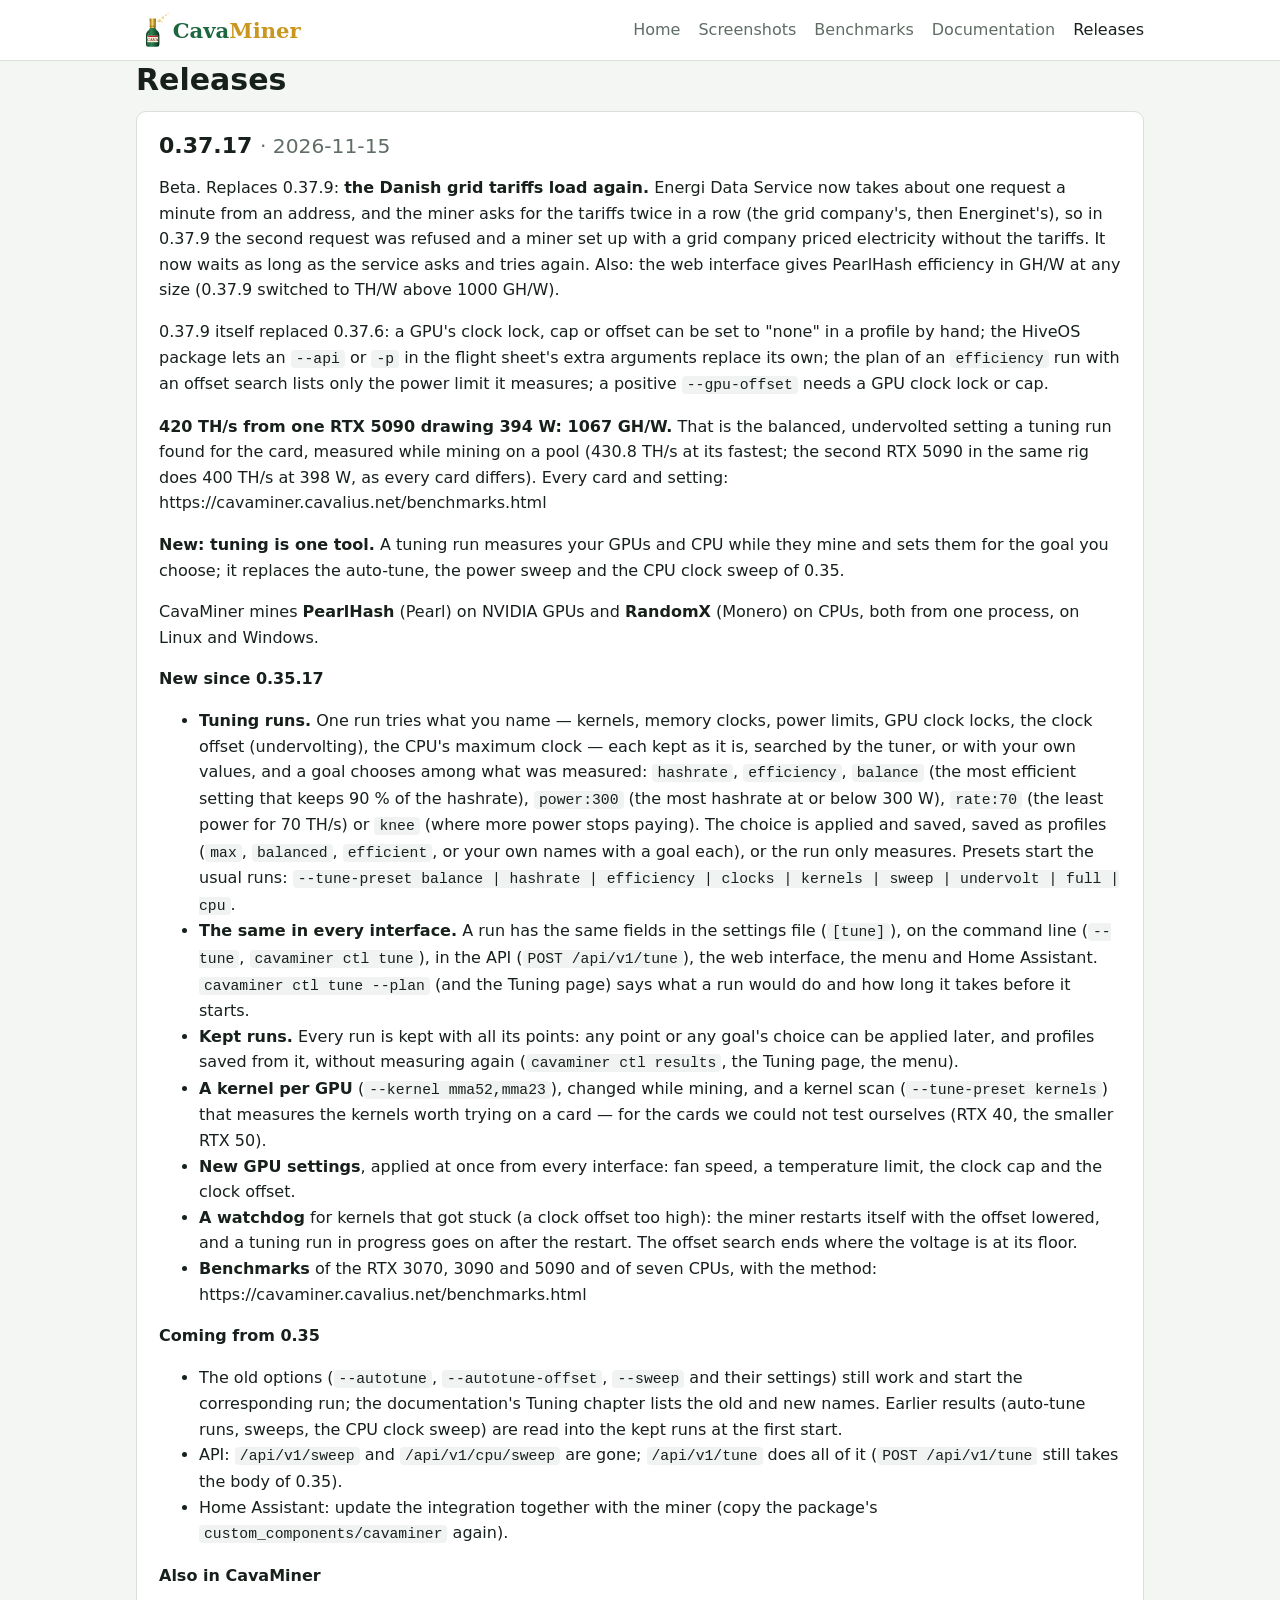
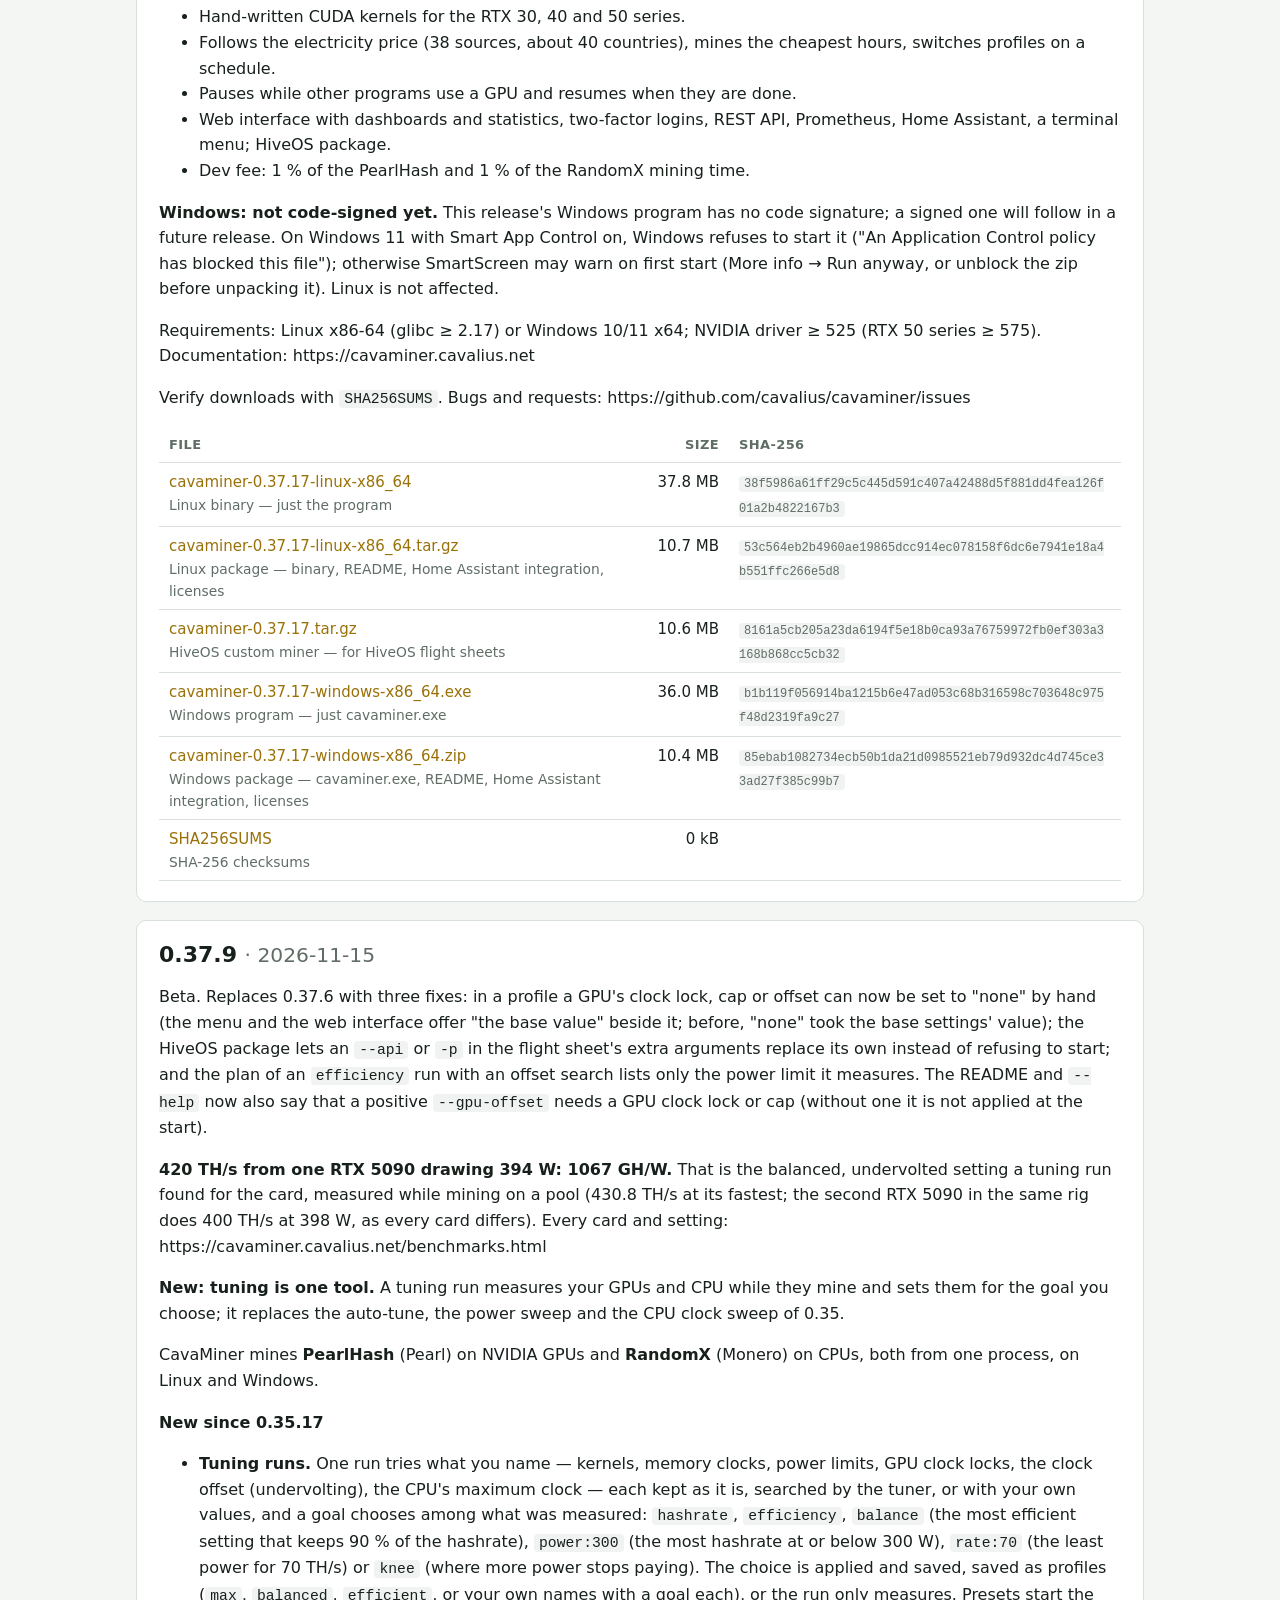
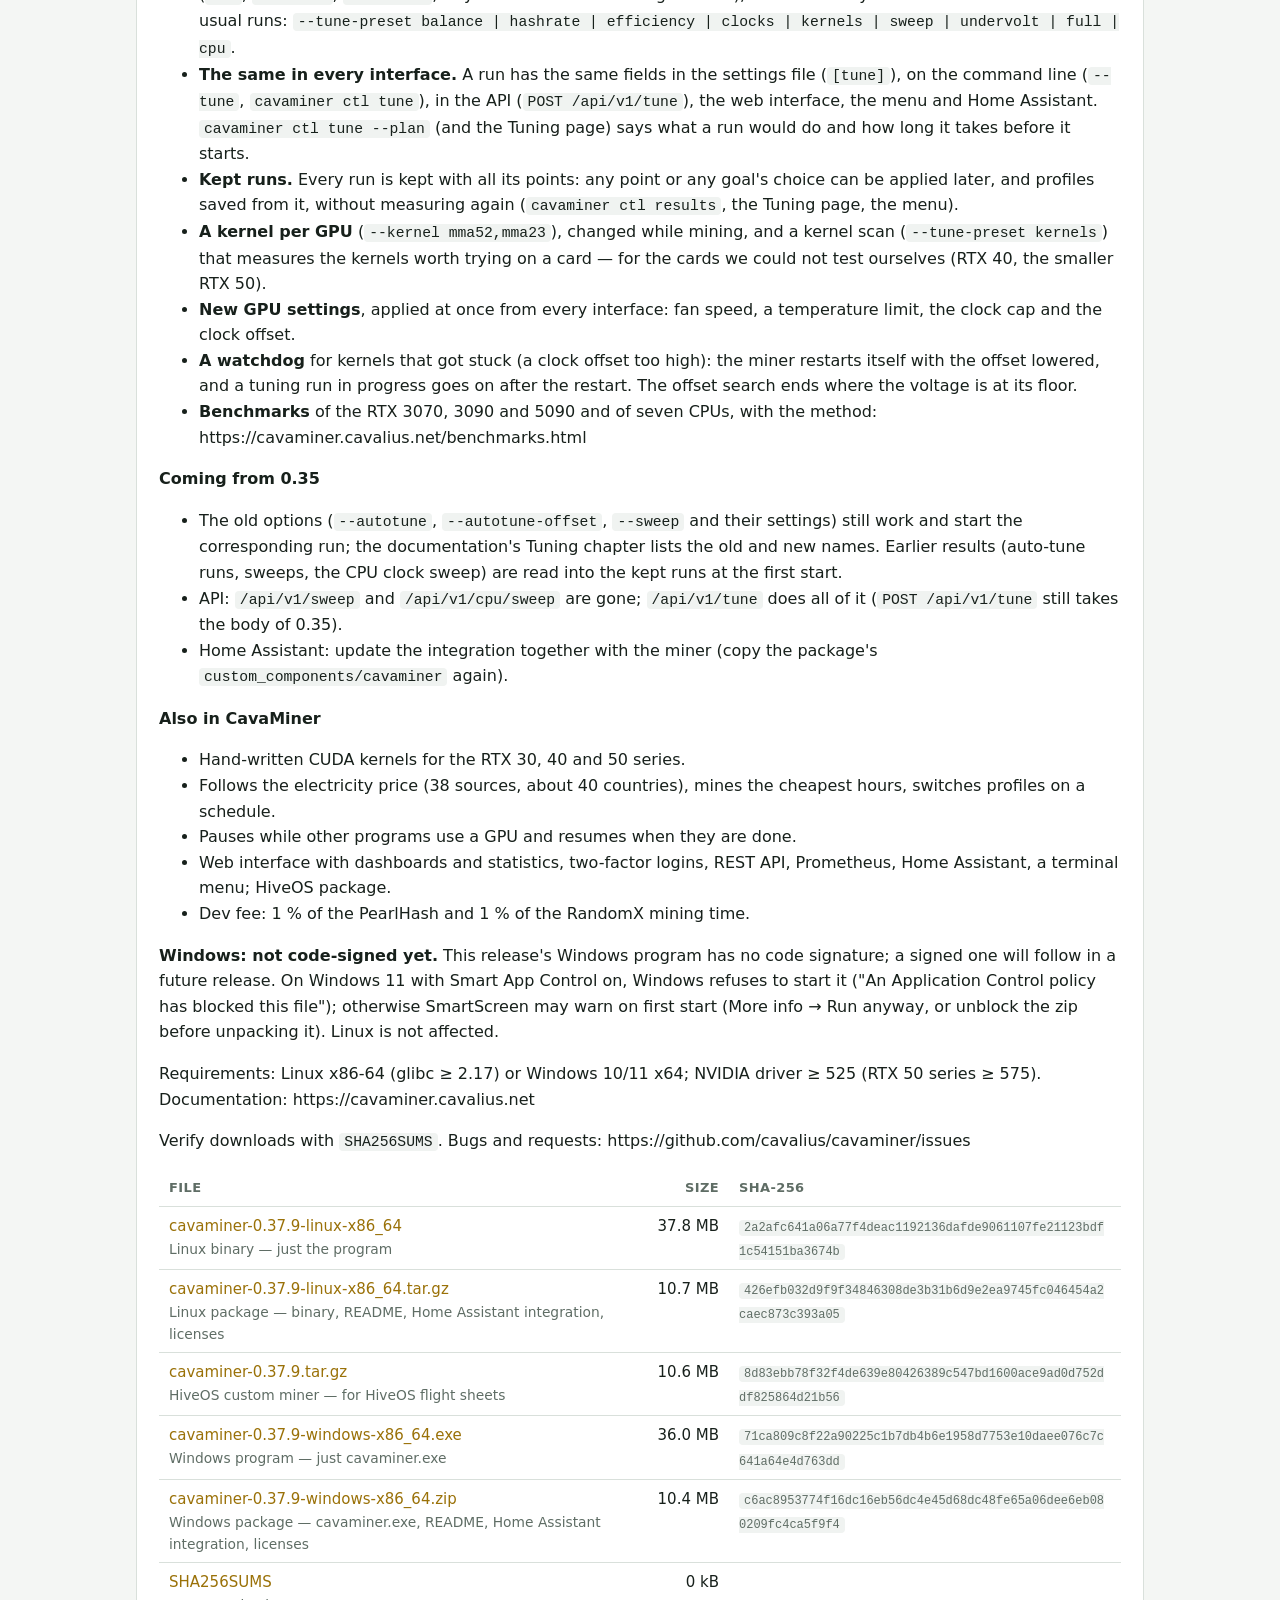
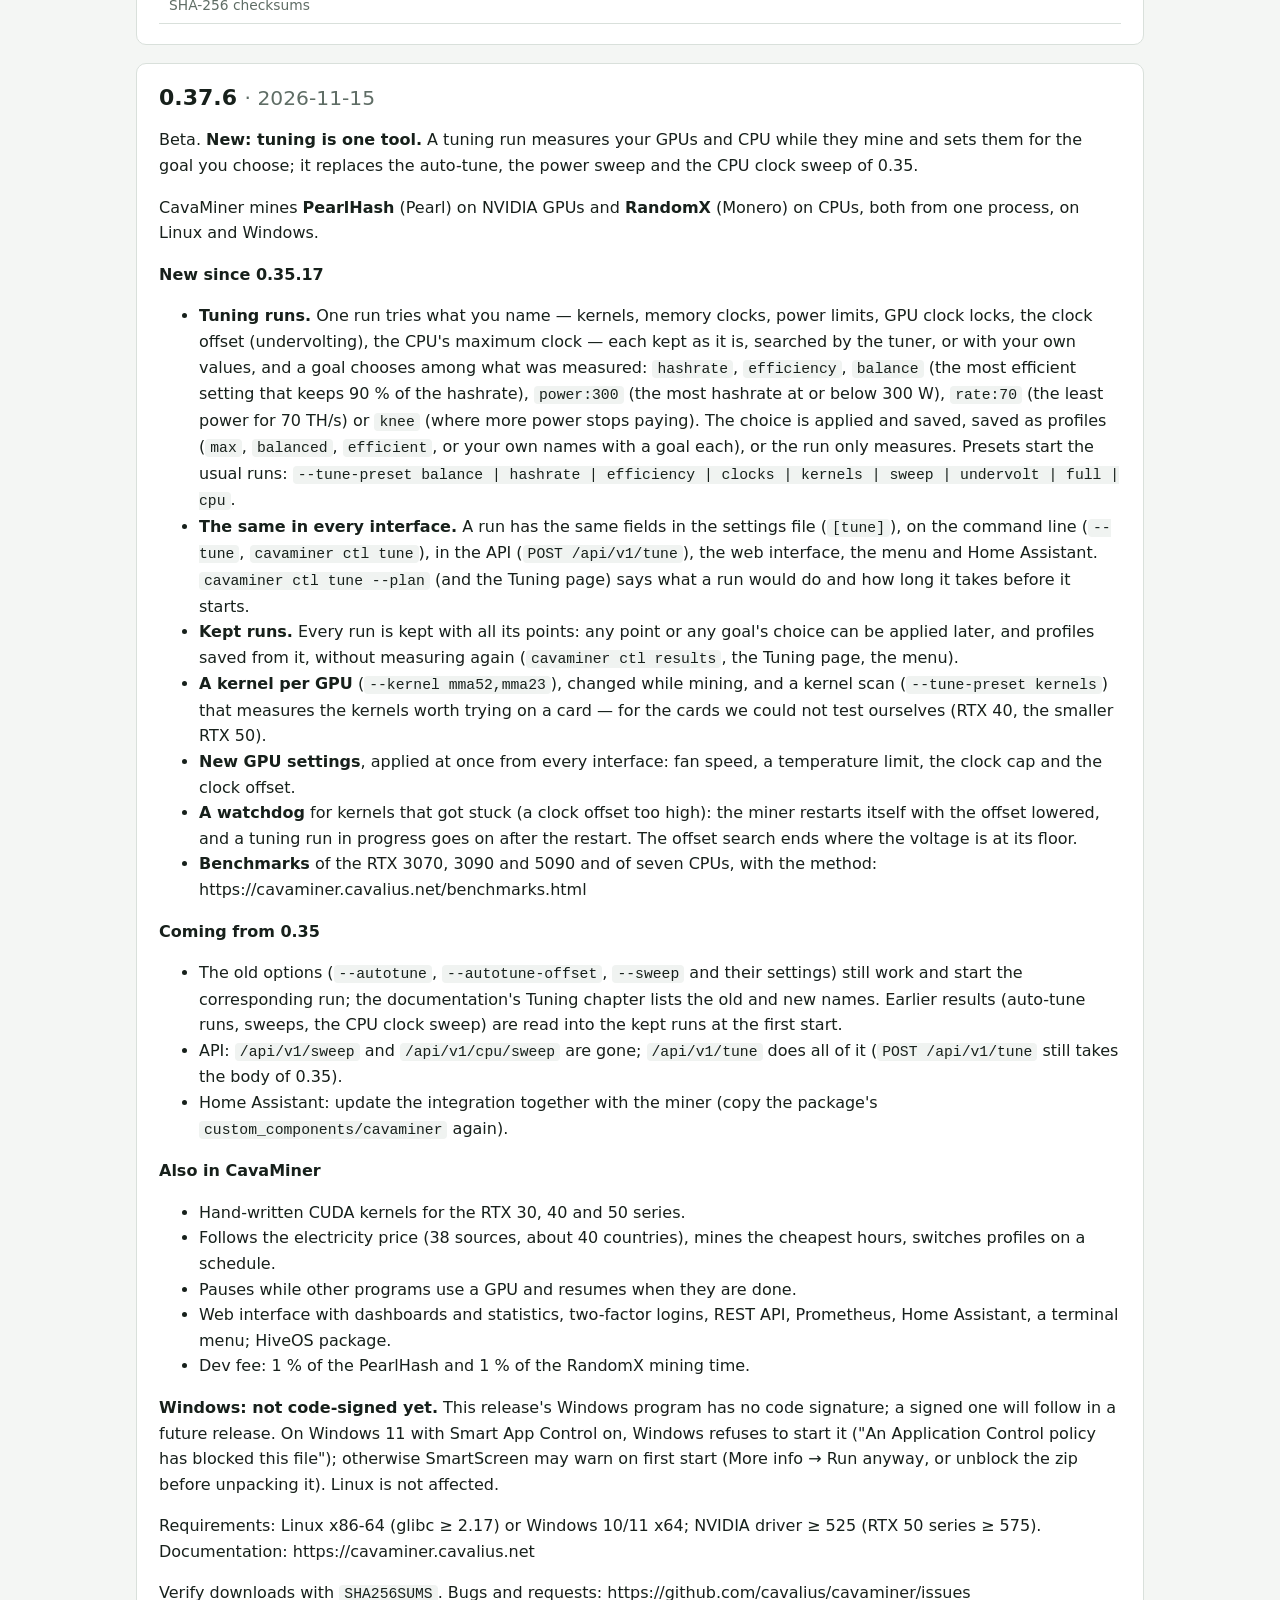
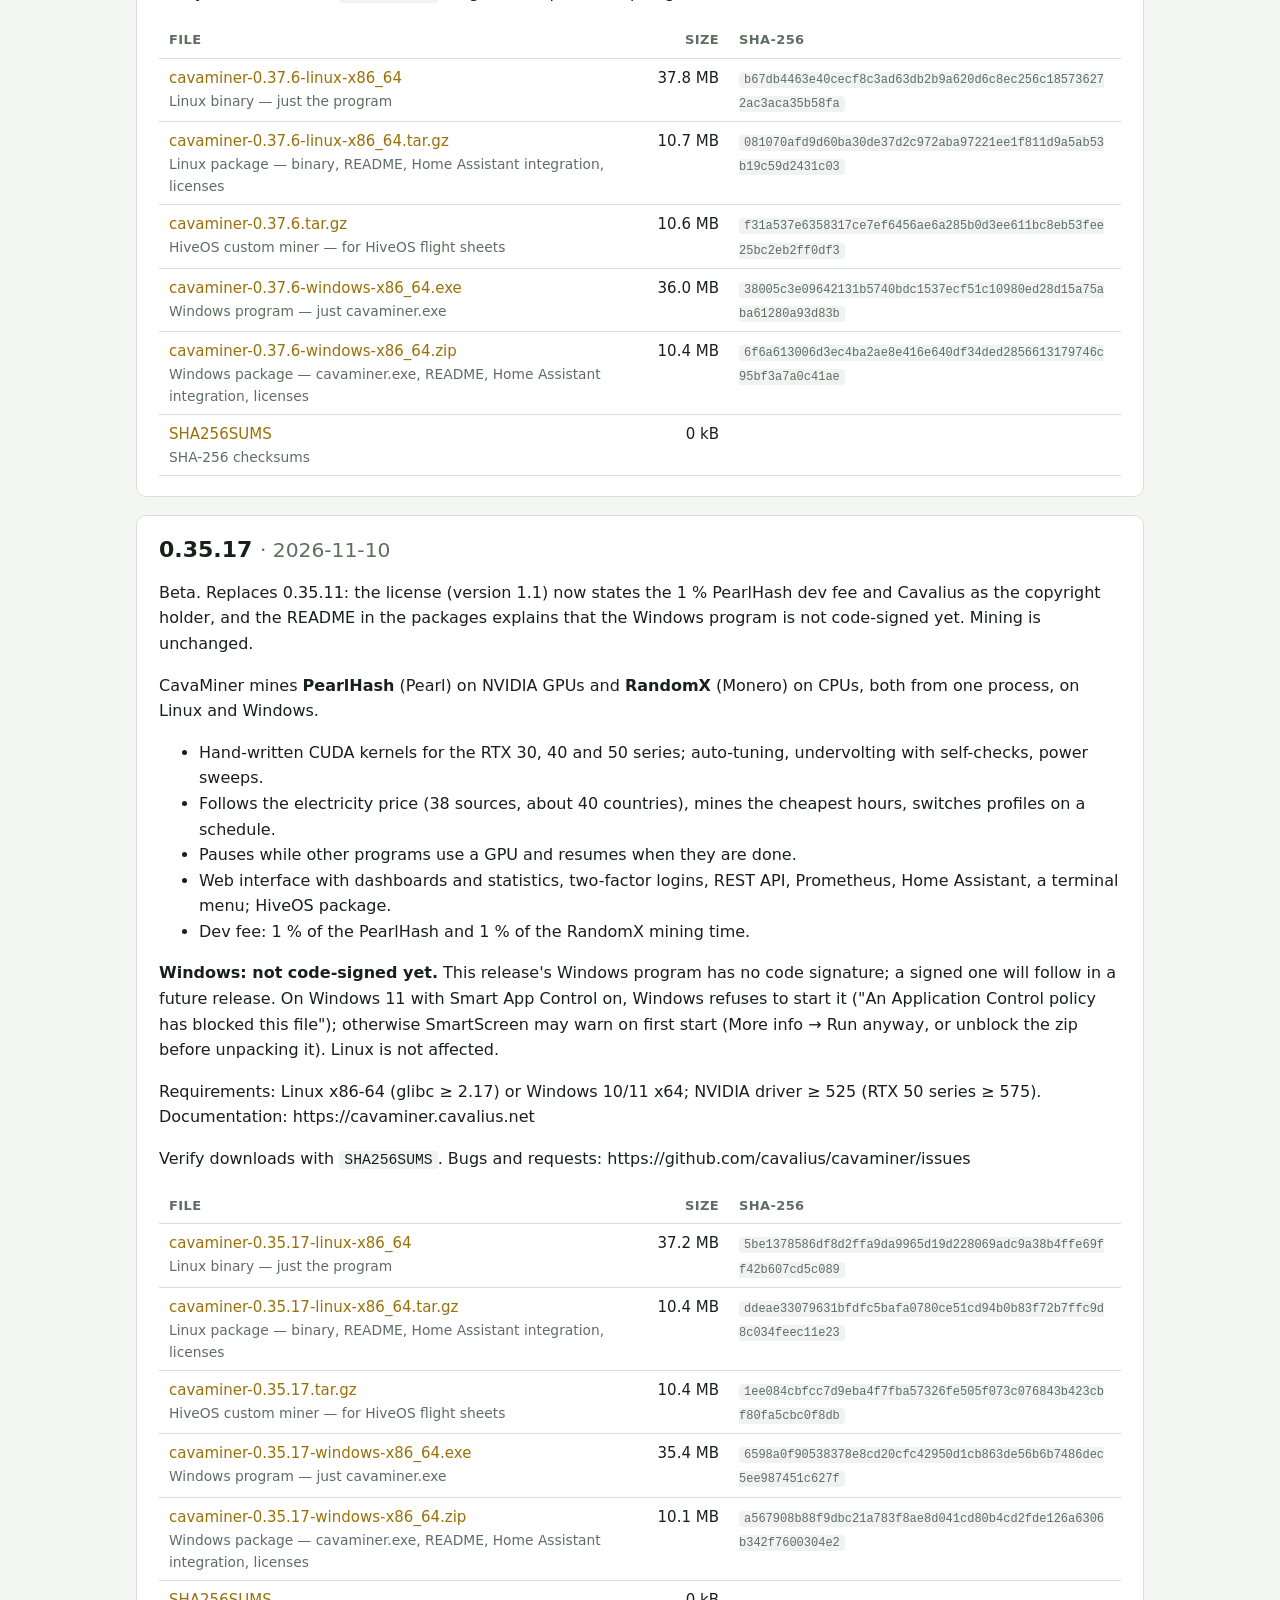
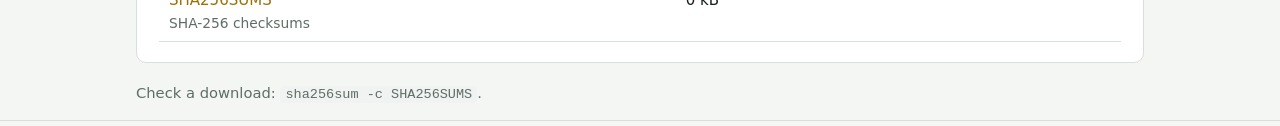
<file: releases.html>
<!doctype html>
<html lang="en">
<head>
<meta charset="utf-8">
<meta name="viewport" content="width=device-width, initial-scale=1">
<title>CavaMiner — releases</title>
<meta name="description" content="CavaMiner releases and checksums.">
<link rel="icon" href="favicon.svg" type="image/svg+xml">
<link rel="stylesheet" href="style.css">
</head>
<body>
<header><div class="wrap"><a class="brand" href="./"><img src="logo.svg" alt="CavaMiner" height="40"></a><nav><a href="./">Home</a><a href="screenshots.html">Screenshots</a><a href="benchmarks.html">Benchmarks</a><a href="docs.html">Documentation</a><a href="releases.html" class=on>Releases</a></nav></div></header>
<main class="wrap">
<h1>Releases</h1><section class="card" id="v0.37.17"><h2>0.37.17 <span class="muted">· 2026-11-15</span></h2><p>Beta. Replaces 0.37.9: <strong>the Danish grid tariffs load again.</strong> Energi Data Service now takes about one request a minute from an address, and the miner asks for the tariffs twice in a row (the grid company's, then Energinet's), so in 0.37.9 the second request was refused and a miner set up with a grid company priced electricity without the tariffs. It now waits as long as the service asks and tries again. Also: the web interface gives PearlHash efficiency in GH/W at any size (0.37.9 switched to TH/W above 1000 GH/W).</p>
<p>0.37.9 itself replaced 0.37.6: a GPU's clock lock, cap or offset can be set to "none" in a profile by hand; the HiveOS package lets an <code>--api</code> or <code>-p</code> in the flight sheet's extra arguments replace its own; the plan of an <code>efficiency</code> run with an offset search lists only the power limit it measures; a positive <code>--gpu-offset</code> needs a GPU clock lock or cap.</p>
<p><strong>420 TH/s from one RTX 5090 drawing 394 W: 1067 GH/W.</strong> That is the balanced, undervolted setting a tuning run found for the card, measured while mining on a pool (430.8 TH/s at its fastest; the second RTX 5090 in the same rig does 400 TH/s at 398 W, as every card differs). Every card and setting: https://cavaminer.cavalius.net/benchmarks.html</p>
<p><strong>New: tuning is one tool.</strong> A tuning run measures your GPUs and CPU while they mine and sets them for the goal you choose; it replaces the auto-tune, the power sweep and the CPU clock sweep of 0.35.</p>
<p>CavaMiner mines <strong>PearlHash</strong> (Pearl) on NVIDIA GPUs and <strong>RandomX</strong> (Monero) on CPUs, both from one process, on Linux and Windows.</p>
<p><strong>New since 0.35.17</strong></p>
<ul>
<li><strong>Tuning runs.</strong> One run tries what you name — kernels, memory clocks, power limits, GPU clock locks, the clock offset (undervolting), the CPU's maximum clock — each kept as it is, searched by the tuner, or with your own values, and a goal chooses among what was measured: <code>hashrate</code>, <code>efficiency</code>, <code>balance</code> (the most efficient setting that keeps 90 % of the hashrate), <code>power:300</code> (the most hashrate at or below 300 W), <code>rate:70</code> (the least power for 70 TH/s) or <code>knee</code> (where more power stops paying). The choice is applied and saved, saved as profiles (<code>max</code>, <code>balanced</code>, <code>efficient</code>, or your own names with a goal each), or the run only measures. Presets start the usual runs: <code>--tune-preset balance | hashrate | efficiency | clocks | kernels | sweep | undervolt | full | cpu</code>.</li>
<li><strong>The same in every interface.</strong> A run has the same fields in the settings file (<code>[tune]</code>), on the command line (<code>--tune</code>, <code>cavaminer ctl tune</code>), in the API (<code>POST /api/v1/tune</code>), the web interface, the menu and Home Assistant. <code>cavaminer ctl tune --plan</code> (and the Tuning page) says what a run would do and how long it takes before it starts.</li>
<li><strong>Kept runs.</strong> Every run is kept with all its points: any point or any goal's choice can be applied later, and profiles saved from it, without measuring again (<code>cavaminer ctl results</code>, the Tuning page, the menu).</li>
<li><strong>A kernel per GPU</strong> (<code>--kernel mma52,mma23</code>), changed while mining, and a kernel scan (<code>--tune-preset kernels</code>) that measures the kernels worth trying on a card — for the cards we could not test ourselves (RTX 40, the smaller RTX 50).</li>
<li><strong>New GPU settings</strong>, applied at once from every interface: fan speed, a temperature limit, the clock cap and the clock offset.</li>
<li><strong>A watchdog</strong> for kernels that got stuck (a clock offset too high): the miner restarts itself with the offset lowered, and a tuning run in progress goes on after the restart. The offset search ends where the voltage is at its floor.</li>
<li><strong>Benchmarks</strong> of the RTX 3070, 3090 and 5090 and of seven CPUs, with the method: https://cavaminer.cavalius.net/benchmarks.html</li>
</ul>
<p><strong>Coming from 0.35</strong></p>
<ul>
<li>The old options (<code>--autotune</code>, <code>--autotune-offset</code>, <code>--sweep</code> and their settings) still work and start the corresponding run; the documentation's Tuning chapter lists the old and new names. Earlier results (auto-tune runs, sweeps, the CPU clock sweep) are read into the kept runs at the first start.</li>
<li>API: <code>/api/v1/sweep</code> and <code>/api/v1/cpu/sweep</code> are gone; <code>/api/v1/tune</code> does all of it (<code>POST /api/v1/tune</code> still takes the body of 0.35).</li>
<li>Home Assistant: update the integration together with the miner (copy the package's <code>custom_components/cavaminer</code> again).</li>
</ul>
<p><strong>Also in CavaMiner</strong></p>
<ul>
<li>Hand-written CUDA kernels for the RTX 30, 40 and 50 series.</li>
<li>Follows the electricity price (38 sources, about 40 countries), mines the cheapest hours, switches profiles on a schedule.</li>
<li>Pauses while other programs use a GPU and resumes when they are done.</li>
<li>Web interface with dashboards and statistics, two-factor logins, REST API, Prometheus, Home Assistant, a terminal menu; HiveOS package.</li>
<li>Dev fee: 1 % of the PearlHash and 1 % of the RandomX mining time.</li>
</ul>
<p><strong>Windows: not code-signed yet.</strong> This release's Windows program has no code signature; a signed one will follow in a future release. On Windows 11 with Smart App Control on, Windows refuses to start it ("An Application Control policy has blocked this file"); otherwise SmartScreen may warn on first start (More info → Run anyway, or unblock the zip before unpacking it). Linux is not affected.</p>
<p>Requirements: Linux x86-64 (glibc ≥ 2.17) or Windows 10/11 x64; NVIDIA driver ≥ 525 (RTX 50 series ≥ 575). Documentation: https://cavaminer.cavalius.net</p>
<p>Verify downloads with <code>SHA256SUMS</code>. Bugs and requests: https://github.com/cavalius/cavaminer/issues</p><table class="assets"><thead><tr><th>File</th><th class="num">Size</th><th>SHA-256</th></tr></thead><tbody><tr><td><a href="https://github.com/cavalius/cavaminer/releases/download/v0.37.17/cavaminer-0.37.17-linux-x86_64">cavaminer-0.37.17-linux-x86_64</a><div class="muted">Linux binary — just the program</div></td><td class="num">37.8 MB</td><td><code class="sha">38f5986a61ff29c5c445d591c407a42488d5f881dd4fea126f01a2b4822167b3</code></td></tr><tr><td><a href="https://github.com/cavalius/cavaminer/releases/download/v0.37.17/cavaminer-0.37.17-linux-x86_64.tar.gz">cavaminer-0.37.17-linux-x86_64.tar.gz</a><div class="muted">Linux package — binary, README, Home Assistant integration, licenses</div></td><td class="num">10.7 MB</td><td><code class="sha">53c564eb2b4960ae19865dcc914ec078158f6dc6e7941e18a4b551ffc266e5d8</code></td></tr><tr><td><a href="https://github.com/cavalius/cavaminer/releases/download/v0.37.17/cavaminer-0.37.17.tar.gz">cavaminer-0.37.17.tar.gz</a><div class="muted">HiveOS custom miner — for HiveOS flight sheets</div></td><td class="num">10.6 MB</td><td><code class="sha">8161a5cb205a23da6194f5e18b0ca93a76759972fb0ef303a3168b868cc5cb32</code></td></tr><tr><td><a href="https://github.com/cavalius/cavaminer/releases/download/v0.37.17/cavaminer-0.37.17-windows-x86_64.exe">cavaminer-0.37.17-windows-x86_64.exe</a><div class="muted">Windows program — just cavaminer.exe</div></td><td class="num">36.0 MB</td><td><code class="sha">b1b119f056914ba1215b6e47ad053c68b316598c703648c975f48d2319fa9c27</code></td></tr><tr><td><a href="https://github.com/cavalius/cavaminer/releases/download/v0.37.17/cavaminer-0.37.17-windows-x86_64.zip">cavaminer-0.37.17-windows-x86_64.zip</a><div class="muted">Windows package — cavaminer.exe, README, Home Assistant integration, licenses</div></td><td class="num">10.4 MB</td><td><code class="sha">85ebab1082734ecb50b1da21d0985521eb79d932dc4d745ce33ad27f385c99b7</code></td></tr><tr><td><a href="https://github.com/cavalius/cavaminer/releases/download/v0.37.17/SHA256SUMS">SHA256SUMS</a><div class="muted">SHA-256 checksums</div></td><td class="num">0 kB</td><td></td></tr></tbody></table></section><section class="card" id="v0.37.9"><h2>0.37.9 <span class="muted">· 2026-11-15</span></h2><p>Beta. Replaces 0.37.6 with three fixes: in a profile a GPU's clock lock, cap or offset can now be set to "none" by hand (the menu and the web interface offer "the base value" beside it; before, "none" took the base settings' value); the HiveOS package lets an <code>--api</code> or <code>-p</code> in the flight sheet's extra arguments replace its own instead of refusing to start; and the plan of an <code>efficiency</code> run with an offset search lists only the power limit it measures. The README and <code>--help</code> now also say that a positive <code>--gpu-offset</code> needs a GPU clock lock or cap (without one it is not applied at the start).</p>
<p><strong>420 TH/s from one RTX 5090 drawing 394 W: 1067 GH/W.</strong> That is the balanced, undervolted setting a tuning run found for the card, measured while mining on a pool (430.8 TH/s at its fastest; the second RTX 5090 in the same rig does 400 TH/s at 398 W, as every card differs). Every card and setting: https://cavaminer.cavalius.net/benchmarks.html</p>
<p><strong>New: tuning is one tool.</strong> A tuning run measures your GPUs and CPU while they mine and sets them for the goal you choose; it replaces the auto-tune, the power sweep and the CPU clock sweep of 0.35.</p>
<p>CavaMiner mines <strong>PearlHash</strong> (Pearl) on NVIDIA GPUs and <strong>RandomX</strong> (Monero) on CPUs, both from one process, on Linux and Windows.</p>
<p><strong>New since 0.35.17</strong></p>
<ul>
<li><strong>Tuning runs.</strong> One run tries what you name — kernels, memory clocks, power limits, GPU clock locks, the clock offset (undervolting), the CPU's maximum clock — each kept as it is, searched by the tuner, or with your own values, and a goal chooses among what was measured: <code>hashrate</code>, <code>efficiency</code>, <code>balance</code> (the most efficient setting that keeps 90 % of the hashrate), <code>power:300</code> (the most hashrate at or below 300 W), <code>rate:70</code> (the least power for 70 TH/s) or <code>knee</code> (where more power stops paying). The choice is applied and saved, saved as profiles (<code>max</code>, <code>balanced</code>, <code>efficient</code>, or your own names with a goal each), or the run only measures. Presets start the usual runs: <code>--tune-preset balance | hashrate | efficiency | clocks | kernels | sweep | undervolt | full | cpu</code>.</li>
<li><strong>The same in every interface.</strong> A run has the same fields in the settings file (<code>[tune]</code>), on the command line (<code>--tune</code>, <code>cavaminer ctl tune</code>), in the API (<code>POST /api/v1/tune</code>), the web interface, the menu and Home Assistant. <code>cavaminer ctl tune --plan</code> (and the Tuning page) says what a run would do and how long it takes before it starts.</li>
<li><strong>Kept runs.</strong> Every run is kept with all its points: any point or any goal's choice can be applied later, and profiles saved from it, without measuring again (<code>cavaminer ctl results</code>, the Tuning page, the menu).</li>
<li><strong>A kernel per GPU</strong> (<code>--kernel mma52,mma23</code>), changed while mining, and a kernel scan (<code>--tune-preset kernels</code>) that measures the kernels worth trying on a card — for the cards we could not test ourselves (RTX 40, the smaller RTX 50).</li>
<li><strong>New GPU settings</strong>, applied at once from every interface: fan speed, a temperature limit, the clock cap and the clock offset.</li>
<li><strong>A watchdog</strong> for kernels that got stuck (a clock offset too high): the miner restarts itself with the offset lowered, and a tuning run in progress goes on after the restart. The offset search ends where the voltage is at its floor.</li>
<li><strong>Benchmarks</strong> of the RTX 3070, 3090 and 5090 and of seven CPUs, with the method: https://cavaminer.cavalius.net/benchmarks.html</li>
</ul>
<p><strong>Coming from 0.35</strong></p>
<ul>
<li>The old options (<code>--autotune</code>, <code>--autotune-offset</code>, <code>--sweep</code> and their settings) still work and start the corresponding run; the documentation's Tuning chapter lists the old and new names. Earlier results (auto-tune runs, sweeps, the CPU clock sweep) are read into the kept runs at the first start.</li>
<li>API: <code>/api/v1/sweep</code> and <code>/api/v1/cpu/sweep</code> are gone; <code>/api/v1/tune</code> does all of it (<code>POST /api/v1/tune</code> still takes the body of 0.35).</li>
<li>Home Assistant: update the integration together with the miner (copy the package's <code>custom_components/cavaminer</code> again).</li>
</ul>
<p><strong>Also in CavaMiner</strong></p>
<ul>
<li>Hand-written CUDA kernels for the RTX 30, 40 and 50 series.</li>
<li>Follows the electricity price (38 sources, about 40 countries), mines the cheapest hours, switches profiles on a schedule.</li>
<li>Pauses while other programs use a GPU and resumes when they are done.</li>
<li>Web interface with dashboards and statistics, two-factor logins, REST API, Prometheus, Home Assistant, a terminal menu; HiveOS package.</li>
<li>Dev fee: 1 % of the PearlHash and 1 % of the RandomX mining time.</li>
</ul>
<p><strong>Windows: not code-signed yet.</strong> This release's Windows program has no code signature; a signed one will follow in a future release. On Windows 11 with Smart App Control on, Windows refuses to start it ("An Application Control policy has blocked this file"); otherwise SmartScreen may warn on first start (More info → Run anyway, or unblock the zip before unpacking it). Linux is not affected.</p>
<p>Requirements: Linux x86-64 (glibc ≥ 2.17) or Windows 10/11 x64; NVIDIA driver ≥ 525 (RTX 50 series ≥ 575). Documentation: https://cavaminer.cavalius.net</p>
<p>Verify downloads with <code>SHA256SUMS</code>. Bugs and requests: https://github.com/cavalius/cavaminer/issues</p><table class="assets"><thead><tr><th>File</th><th class="num">Size</th><th>SHA-256</th></tr></thead><tbody><tr><td><a href="https://github.com/cavalius/cavaminer/releases/download/v0.37.9/cavaminer-0.37.9-linux-x86_64">cavaminer-0.37.9-linux-x86_64</a><div class="muted">Linux binary — just the program</div></td><td class="num">37.8 MB</td><td><code class="sha">2a2afc641a06a77f4deac1192136dafde9061107fe21123bdf1c54151ba3674b</code></td></tr><tr><td><a href="https://github.com/cavalius/cavaminer/releases/download/v0.37.9/cavaminer-0.37.9-linux-x86_64.tar.gz">cavaminer-0.37.9-linux-x86_64.tar.gz</a><div class="muted">Linux package — binary, README, Home Assistant integration, licenses</div></td><td class="num">10.7 MB</td><td><code class="sha">426efb032d9f9f34846308de3b31b6d9e2ea9745fc046454a2caec873c393a05</code></td></tr><tr><td><a href="https://github.com/cavalius/cavaminer/releases/download/v0.37.9/cavaminer-0.37.9.tar.gz">cavaminer-0.37.9.tar.gz</a><div class="muted">HiveOS custom miner — for HiveOS flight sheets</div></td><td class="num">10.6 MB</td><td><code class="sha">8d83ebb78f32f4de639e80426389c547bd1600ace9ad0d752ddf825864d21b56</code></td></tr><tr><td><a href="https://github.com/cavalius/cavaminer/releases/download/v0.37.9/cavaminer-0.37.9-windows-x86_64.exe">cavaminer-0.37.9-windows-x86_64.exe</a><div class="muted">Windows program — just cavaminer.exe</div></td><td class="num">36.0 MB</td><td><code class="sha">71ca809c8f22a90225c1b7db4b6e1958d7753e10daee076c7c641a64e4d763dd</code></td></tr><tr><td><a href="https://github.com/cavalius/cavaminer/releases/download/v0.37.9/cavaminer-0.37.9-windows-x86_64.zip">cavaminer-0.37.9-windows-x86_64.zip</a><div class="muted">Windows package — cavaminer.exe, README, Home Assistant integration, licenses</div></td><td class="num">10.4 MB</td><td><code class="sha">c6ac8953774f16dc16eb56dc4e45d68dc48fe65a06dee6eb080209fc4ca5f9f4</code></td></tr><tr><td><a href="https://github.com/cavalius/cavaminer/releases/download/v0.37.9/SHA256SUMS">SHA256SUMS</a><div class="muted">SHA-256 checksums</div></td><td class="num">0 kB</td><td></td></tr></tbody></table></section><section class="card" id="v0.37.6"><h2>0.37.6 <span class="muted">· 2026-11-15</span></h2><p>Beta. <strong>New: tuning is one tool.</strong> A tuning run measures your GPUs and CPU while they mine and sets them for the goal you choose; it replaces the auto-tune, the power sweep and the CPU clock sweep of 0.35.</p>
<p>CavaMiner mines <strong>PearlHash</strong> (Pearl) on NVIDIA GPUs and <strong>RandomX</strong> (Monero) on CPUs, both from one process, on Linux and Windows.</p>
<p><strong>New since 0.35.17</strong></p>
<ul>
<li><strong>Tuning runs.</strong> One run tries what you name — kernels, memory clocks, power limits, GPU clock locks, the clock offset (undervolting), the CPU's maximum clock — each kept as it is, searched by the tuner, or with your own values, and a goal chooses among what was measured: <code>hashrate</code>, <code>efficiency</code>, <code>balance</code> (the most efficient setting that keeps 90 % of the hashrate), <code>power:300</code> (the most hashrate at or below 300 W), <code>rate:70</code> (the least power for 70 TH/s) or <code>knee</code> (where more power stops paying). The choice is applied and saved, saved as profiles (<code>max</code>, <code>balanced</code>, <code>efficient</code>, or your own names with a goal each), or the run only measures. Presets start the usual runs: <code>--tune-preset balance | hashrate | efficiency | clocks | kernels | sweep | undervolt | full | cpu</code>.</li>
<li><strong>The same in every interface.</strong> A run has the same fields in the settings file (<code>[tune]</code>), on the command line (<code>--tune</code>, <code>cavaminer ctl tune</code>), in the API (<code>POST /api/v1/tune</code>), the web interface, the menu and Home Assistant. <code>cavaminer ctl tune --plan</code> (and the Tuning page) says what a run would do and how long it takes before it starts.</li>
<li><strong>Kept runs.</strong> Every run is kept with all its points: any point or any goal's choice can be applied later, and profiles saved from it, without measuring again (<code>cavaminer ctl results</code>, the Tuning page, the menu).</li>
<li><strong>A kernel per GPU</strong> (<code>--kernel mma52,mma23</code>), changed while mining, and a kernel scan (<code>--tune-preset kernels</code>) that measures the kernels worth trying on a card — for the cards we could not test ourselves (RTX 40, the smaller RTX 50).</li>
<li><strong>New GPU settings</strong>, applied at once from every interface: fan speed, a temperature limit, the clock cap and the clock offset.</li>
<li><strong>A watchdog</strong> for kernels that got stuck (a clock offset too high): the miner restarts itself with the offset lowered, and a tuning run in progress goes on after the restart. The offset search ends where the voltage is at its floor.</li>
<li><strong>Benchmarks</strong> of the RTX 3070, 3090 and 5090 and of seven CPUs, with the method: https://cavaminer.cavalius.net/benchmarks.html</li>
</ul>
<p><strong>Coming from 0.35</strong></p>
<ul>
<li>The old options (<code>--autotune</code>, <code>--autotune-offset</code>, <code>--sweep</code> and their settings) still work and start the corresponding run; the documentation's Tuning chapter lists the old and new names. Earlier results (auto-tune runs, sweeps, the CPU clock sweep) are read into the kept runs at the first start.</li>
<li>API: <code>/api/v1/sweep</code> and <code>/api/v1/cpu/sweep</code> are gone; <code>/api/v1/tune</code> does all of it (<code>POST /api/v1/tune</code> still takes the body of 0.35).</li>
<li>Home Assistant: update the integration together with the miner (copy the package's <code>custom_components/cavaminer</code> again).</li>
</ul>
<p><strong>Also in CavaMiner</strong></p>
<ul>
<li>Hand-written CUDA kernels for the RTX 30, 40 and 50 series.</li>
<li>Follows the electricity price (38 sources, about 40 countries), mines the cheapest hours, switches profiles on a schedule.</li>
<li>Pauses while other programs use a GPU and resumes when they are done.</li>
<li>Web interface with dashboards and statistics, two-factor logins, REST API, Prometheus, Home Assistant, a terminal menu; HiveOS package.</li>
<li>Dev fee: 1 % of the PearlHash and 1 % of the RandomX mining time.</li>
</ul>
<p><strong>Windows: not code-signed yet.</strong> This release's Windows program has no code signature; a signed one will follow in a future release. On Windows 11 with Smart App Control on, Windows refuses to start it ("An Application Control policy has blocked this file"); otherwise SmartScreen may warn on first start (More info → Run anyway, or unblock the zip before unpacking it). Linux is not affected.</p>
<p>Requirements: Linux x86-64 (glibc ≥ 2.17) or Windows 10/11 x64; NVIDIA driver ≥ 525 (RTX 50 series ≥ 575). Documentation: https://cavaminer.cavalius.net</p>
<p>Verify downloads with <code>SHA256SUMS</code>. Bugs and requests: https://github.com/cavalius/cavaminer/issues</p><table class="assets"><thead><tr><th>File</th><th class="num">Size</th><th>SHA-256</th></tr></thead><tbody><tr><td><a href="https://github.com/cavalius/cavaminer/releases/download/v0.37.6/cavaminer-0.37.6-linux-x86_64">cavaminer-0.37.6-linux-x86_64</a><div class="muted">Linux binary — just the program</div></td><td class="num">37.8 MB</td><td><code class="sha">b67db4463e40cecf8c3ad63db2b9a620d6c8ec256c185736272ac3aca35b58fa</code></td></tr><tr><td><a href="https://github.com/cavalius/cavaminer/releases/download/v0.37.6/cavaminer-0.37.6-linux-x86_64.tar.gz">cavaminer-0.37.6-linux-x86_64.tar.gz</a><div class="muted">Linux package — binary, README, Home Assistant integration, licenses</div></td><td class="num">10.7 MB</td><td><code class="sha">081070afd9d60ba30de37d2c972aba97221ee1f811d9a5ab53b19c59d2431c03</code></td></tr><tr><td><a href="https://github.com/cavalius/cavaminer/releases/download/v0.37.6/cavaminer-0.37.6.tar.gz">cavaminer-0.37.6.tar.gz</a><div class="muted">HiveOS custom miner — for HiveOS flight sheets</div></td><td class="num">10.6 MB</td><td><code class="sha">f31a537e6358317ce7ef6456ae6a285b0d3ee611bc8eb53fee25bc2eb2ff0df3</code></td></tr><tr><td><a href="https://github.com/cavalius/cavaminer/releases/download/v0.37.6/cavaminer-0.37.6-windows-x86_64.exe">cavaminer-0.37.6-windows-x86_64.exe</a><div class="muted">Windows program — just cavaminer.exe</div></td><td class="num">36.0 MB</td><td><code class="sha">38005c3e09642131b5740bdc1537ecf51c10980ed28d15a75aba61280a93d83b</code></td></tr><tr><td><a href="https://github.com/cavalius/cavaminer/releases/download/v0.37.6/cavaminer-0.37.6-windows-x86_64.zip">cavaminer-0.37.6-windows-x86_64.zip</a><div class="muted">Windows package — cavaminer.exe, README, Home Assistant integration, licenses</div></td><td class="num">10.4 MB</td><td><code class="sha">6f6a613006d3ec4ba2ae8e416e640df34ded2856613179746c95bf3a7a0c41ae</code></td></tr><tr><td><a href="https://github.com/cavalius/cavaminer/releases/download/v0.37.6/SHA256SUMS">SHA256SUMS</a><div class="muted">SHA-256 checksums</div></td><td class="num">0 kB</td><td></td></tr></tbody></table></section><section class="card" id="v0.35.17"><h2>0.35.17 <span class="muted">· 2026-11-10</span></h2><p>Beta. Replaces 0.35.11: the license (version 1.1) now states the 1 % PearlHash dev fee and Cavalius as the copyright holder, and the README in the packages explains that the Windows program is not code-signed yet. Mining is unchanged.</p>
<p>CavaMiner mines <strong>PearlHash</strong> (Pearl) on NVIDIA GPUs and <strong>RandomX</strong> (Monero) on CPUs, both from one process, on Linux and Windows.</p>
<ul>
<li>Hand-written CUDA kernels for the RTX 30, 40 and 50 series; auto-tuning, undervolting with self-checks, power sweeps.</li>
<li>Follows the electricity price (38 sources, about 40 countries), mines the cheapest hours, switches profiles on a schedule.</li>
<li>Pauses while other programs use a GPU and resumes when they are done.</li>
<li>Web interface with dashboards and statistics, two-factor logins, REST API, Prometheus, Home Assistant, a terminal menu; HiveOS package.</li>
<li>Dev fee: 1 % of the PearlHash and 1 % of the RandomX mining time.</li>
</ul>
<p><strong>Windows: not code-signed yet.</strong> This release's Windows program has no code signature; a signed one will follow in a future release. On Windows 11 with Smart App Control on, Windows refuses to start it ("An Application Control policy has blocked this file"); otherwise SmartScreen may warn on first start (More info → Run anyway, or unblock the zip before unpacking it). Linux is not affected.</p>
<p>Requirements: Linux x86-64 (glibc ≥ 2.17) or Windows 10/11 x64; NVIDIA driver ≥ 525 (RTX 50 series ≥ 575). Documentation: https://cavaminer.cavalius.net</p>
<p>Verify downloads with <code>SHA256SUMS</code>. Bugs and requests: https://github.com/cavalius/cavaminer/issues</p><table class="assets"><thead><tr><th>File</th><th class="num">Size</th><th>SHA-256</th></tr></thead><tbody><tr><td><a href="https://github.com/cavalius/cavaminer/releases/download/v0.35.17/cavaminer-0.35.17-linux-x86_64">cavaminer-0.35.17-linux-x86_64</a><div class="muted">Linux binary — just the program</div></td><td class="num">37.2 MB</td><td><code class="sha">5be1378586df8d2ffa9da9965d19d228069adc9a38b4ffe69ff42b607cd5c089</code></td></tr><tr><td><a href="https://github.com/cavalius/cavaminer/releases/download/v0.35.17/cavaminer-0.35.17-linux-x86_64.tar.gz">cavaminer-0.35.17-linux-x86_64.tar.gz</a><div class="muted">Linux package — binary, README, Home Assistant integration, licenses</div></td><td class="num">10.4 MB</td><td><code class="sha">ddeae33079631bfdfc5bafa0780ce51cd94b0b83f72b7ffc9d8c034feec11e23</code></td></tr><tr><td><a href="https://github.com/cavalius/cavaminer/releases/download/v0.35.17/cavaminer-0.35.17.tar.gz">cavaminer-0.35.17.tar.gz</a><div class="muted">HiveOS custom miner — for HiveOS flight sheets</div></td><td class="num">10.4 MB</td><td><code class="sha">1ee084cbfcc7d9eba4f7fba57326fe505f073c076843b423cbf80fa5cbc0f8db</code></td></tr><tr><td><a href="https://github.com/cavalius/cavaminer/releases/download/v0.35.17/cavaminer-0.35.17-windows-x86_64.exe">cavaminer-0.35.17-windows-x86_64.exe</a><div class="muted">Windows program — just cavaminer.exe</div></td><td class="num">35.4 MB</td><td><code class="sha">6598a0f90538378e8cd20cfc42950d1cb863de56b6b7486dec5ee987451c627f</code></td></tr><tr><td><a href="https://github.com/cavalius/cavaminer/releases/download/v0.35.17/cavaminer-0.35.17-windows-x86_64.zip">cavaminer-0.35.17-windows-x86_64.zip</a><div class="muted">Windows package — cavaminer.exe, README, Home Assistant integration, licenses</div></td><td class="num">10.1 MB</td><td><code class="sha">a567908b88f9dbc21a783f8ae8d041cd80b4cd2fde126a6306b342f7600304e2</code></td></tr><tr><td><a href="https://github.com/cavalius/cavaminer/releases/download/v0.35.17/SHA256SUMS">SHA256SUMS</a><div class="muted">SHA-256 checksums</div></td><td class="num">0 kB</td><td></td></tr></tbody></table></section><p class="muted">Check a download: <code>sha256sum -c SHA256SUMS</code>.</p>
</main>
<footer><div class="wrap">CavaMiner · PearlHash on NVIDIA GPUs, RandomX on CPUs · dev fee 1 % PearlHash, 1 % RandomX · <a href="license.html">license</a> · <a href="https://github.com/cavalius/cavaminer/issues">bug reports and requests</a></div></footer>
</body>
</html>
</file>
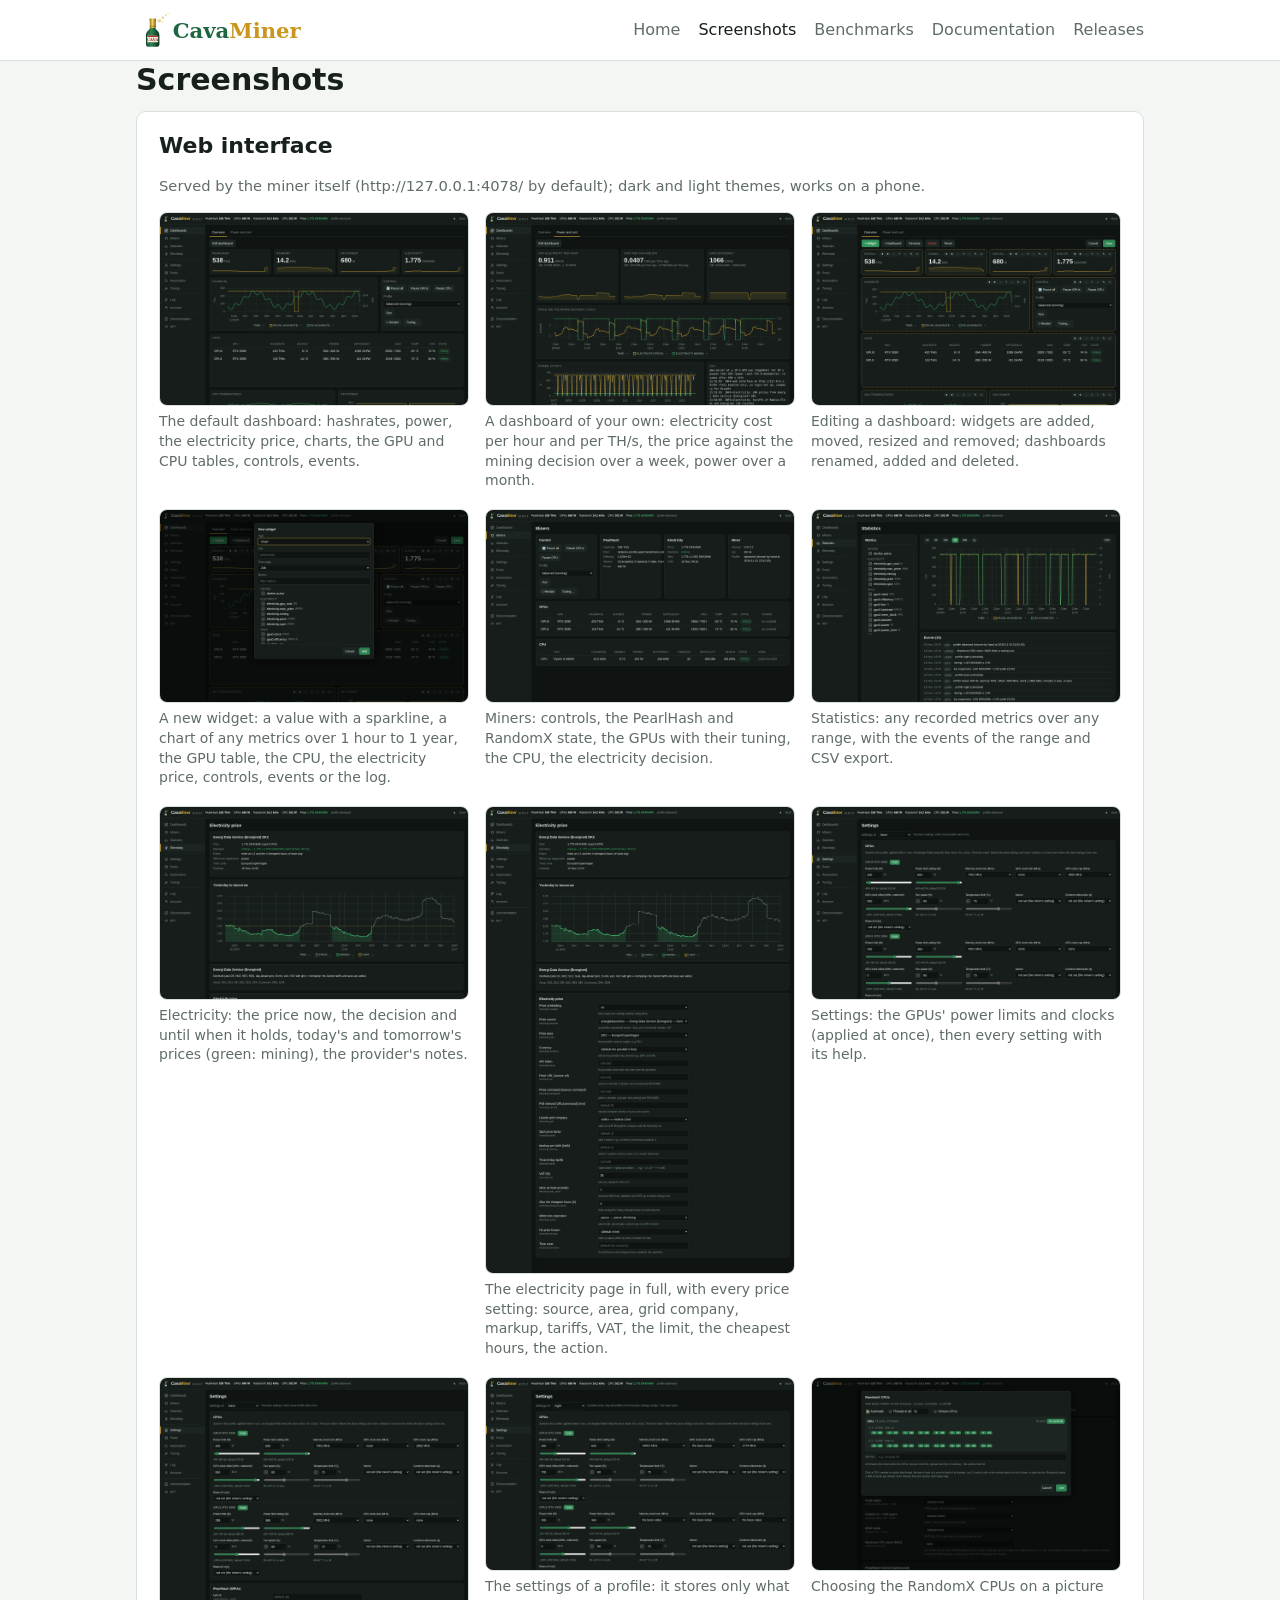
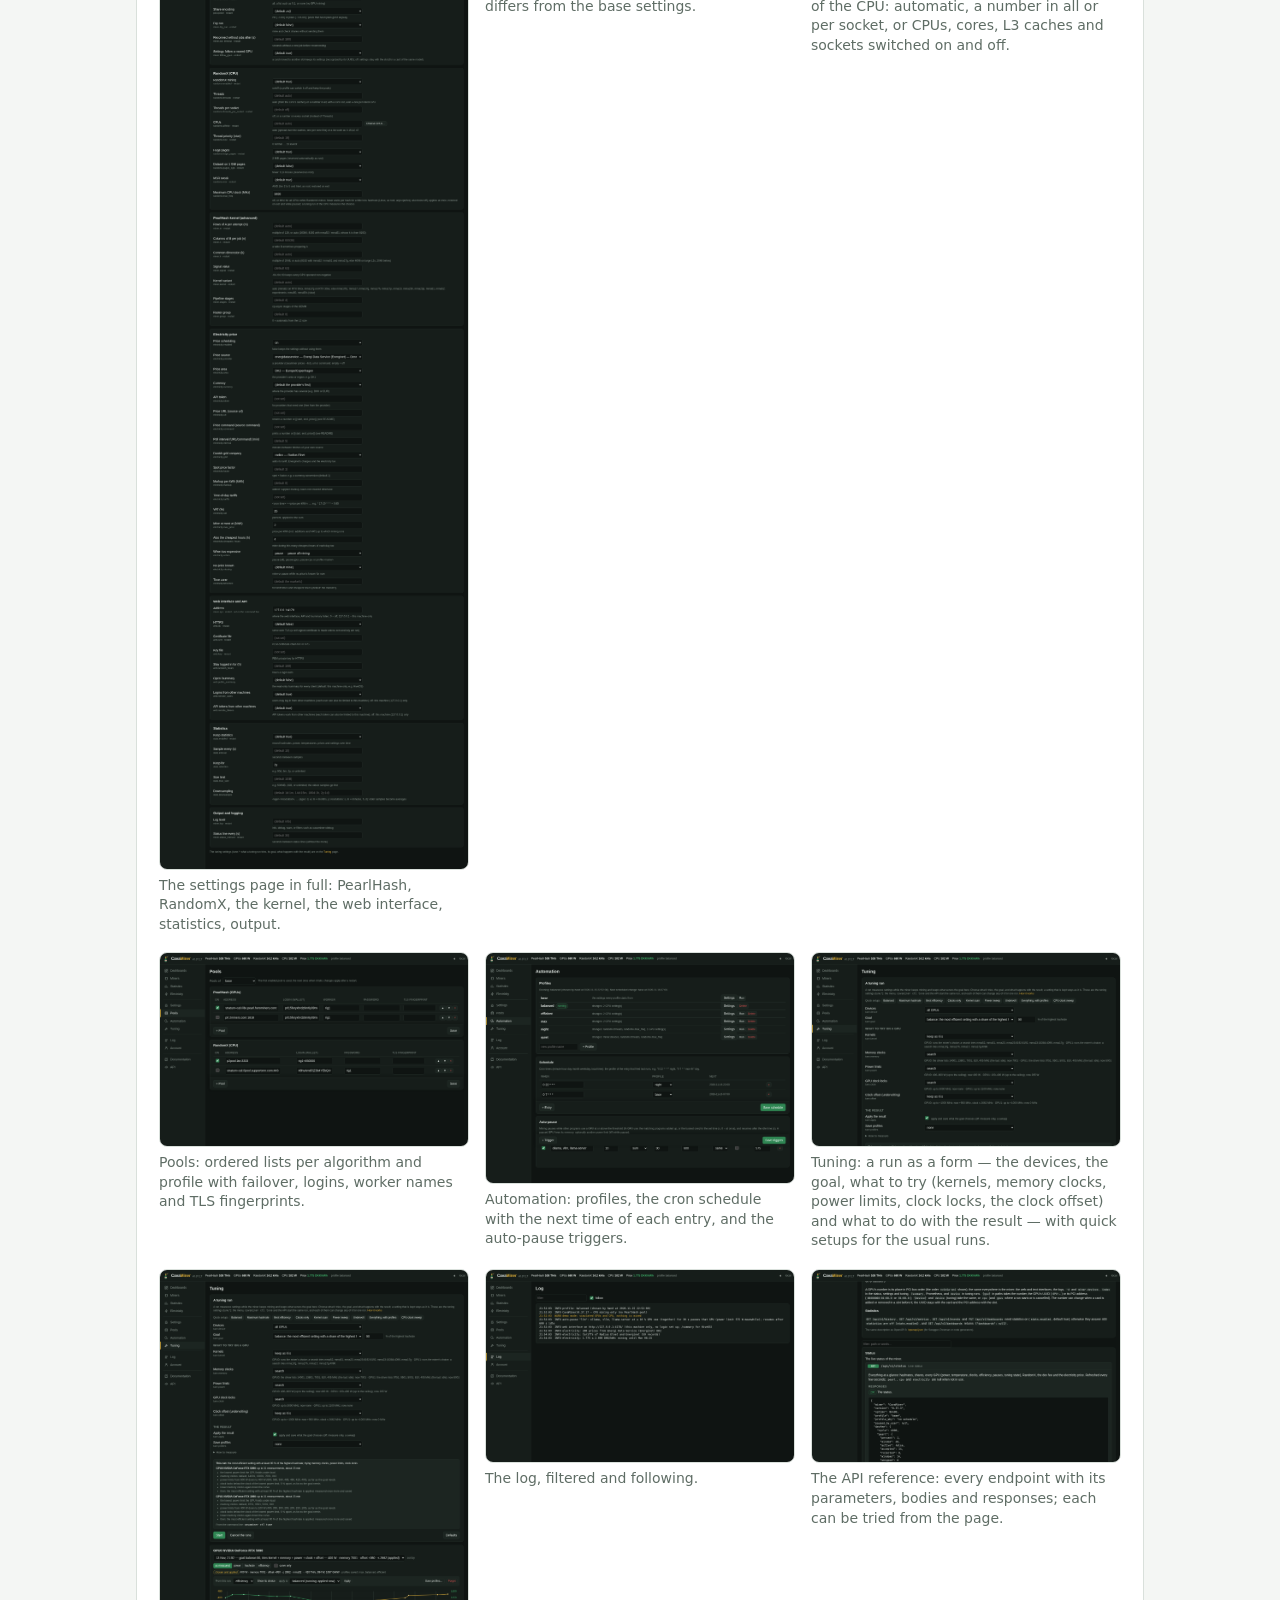
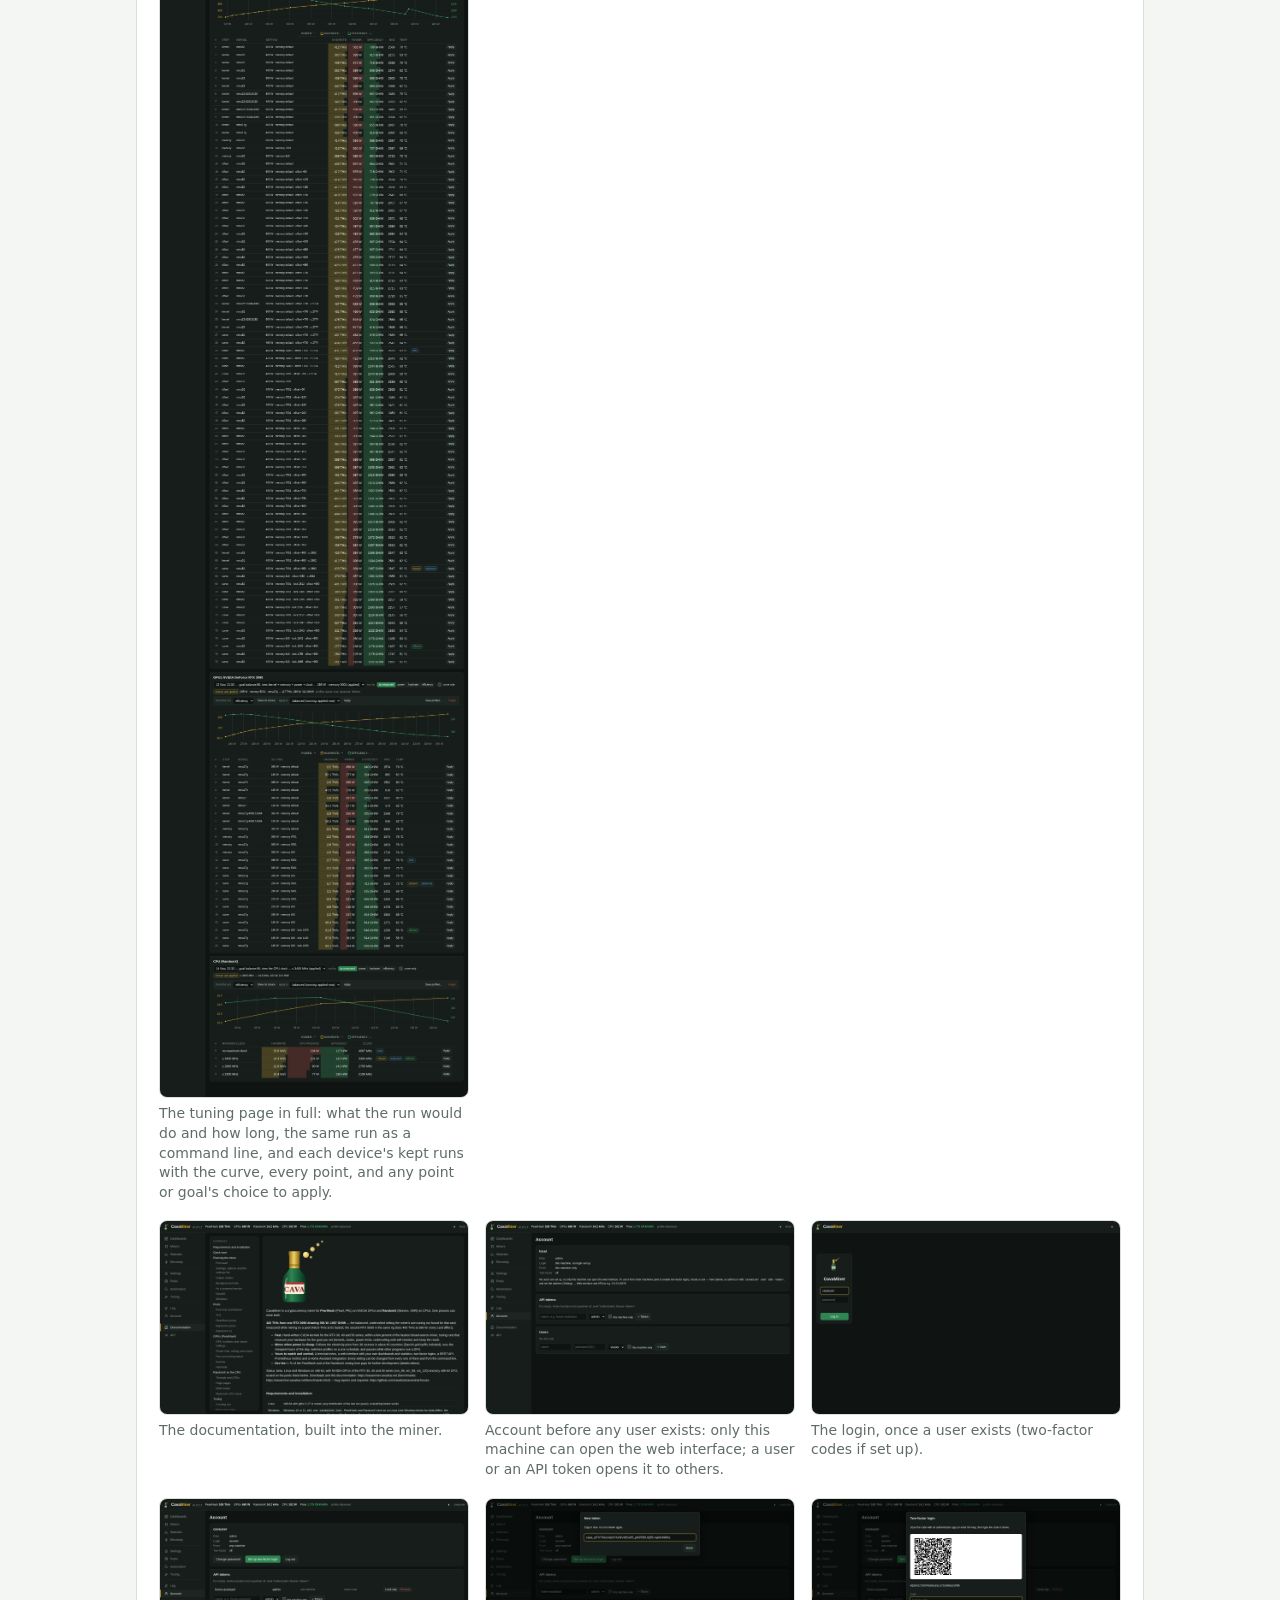
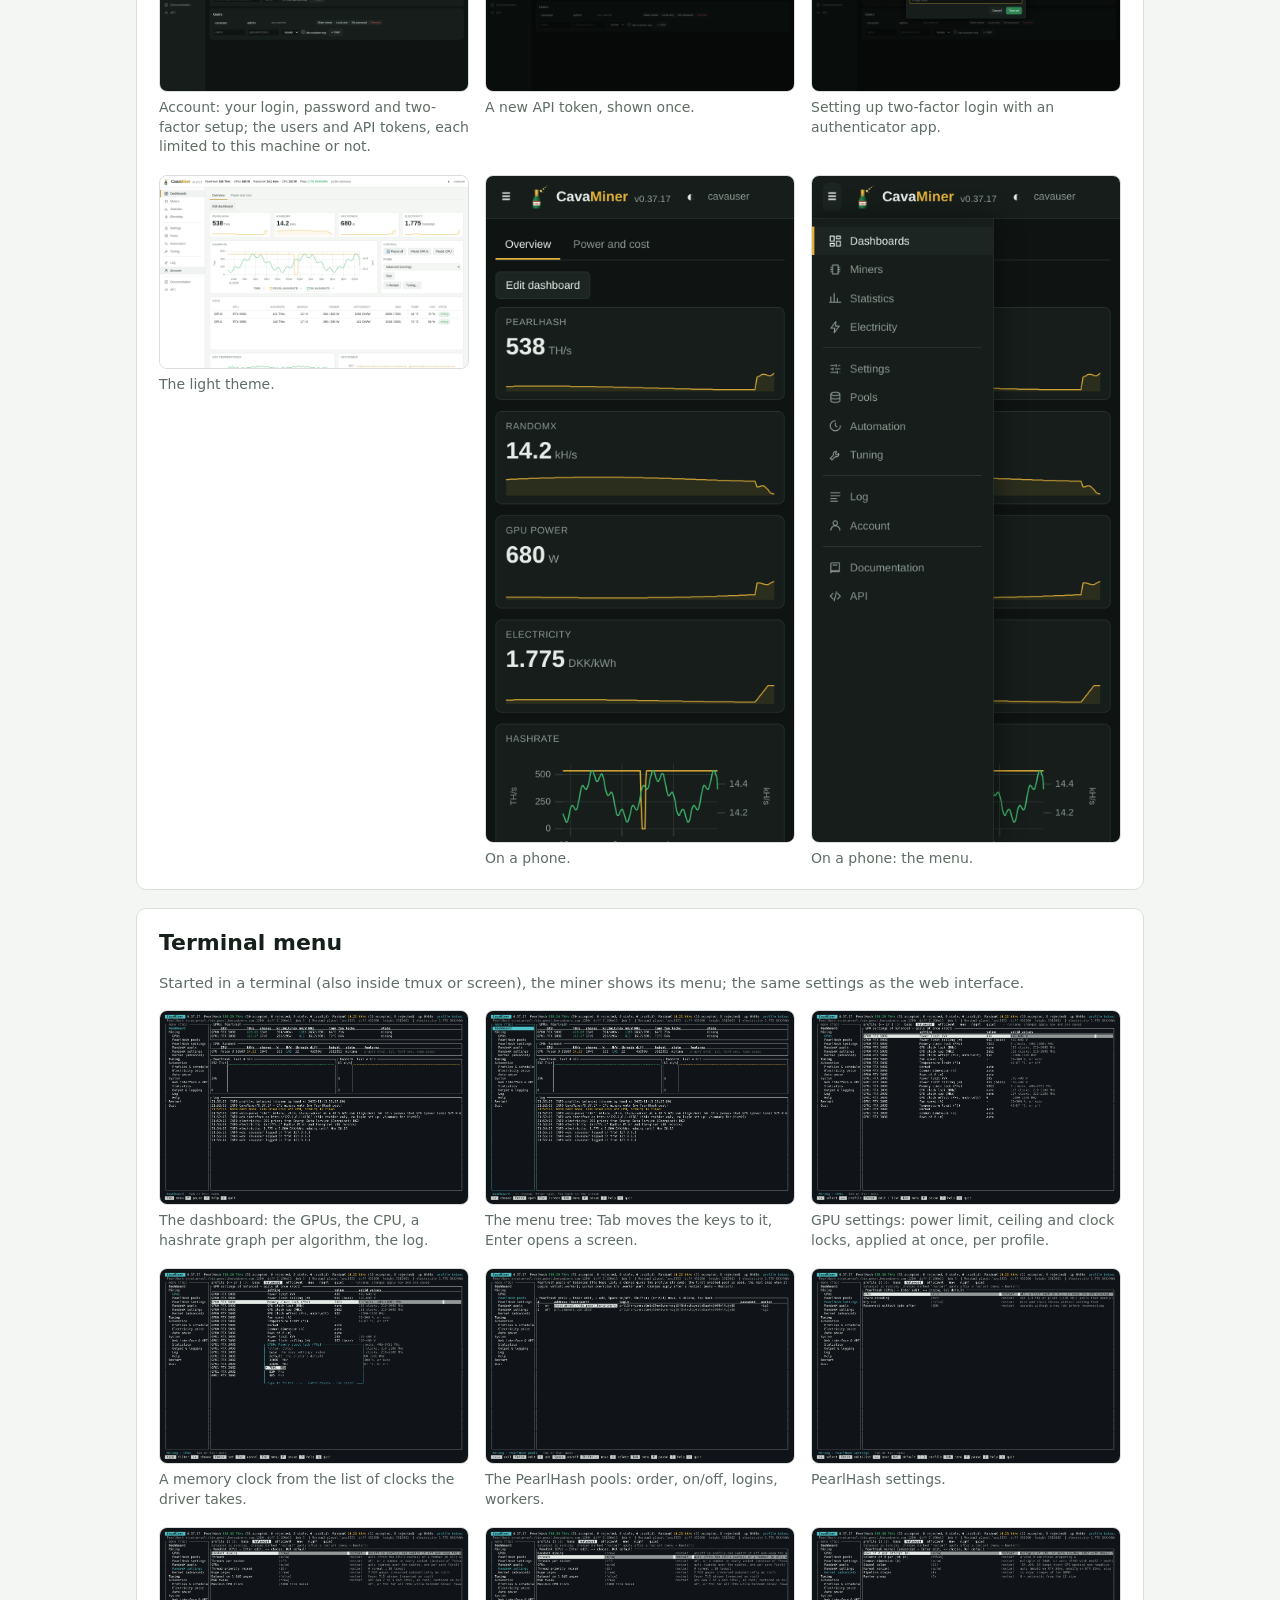
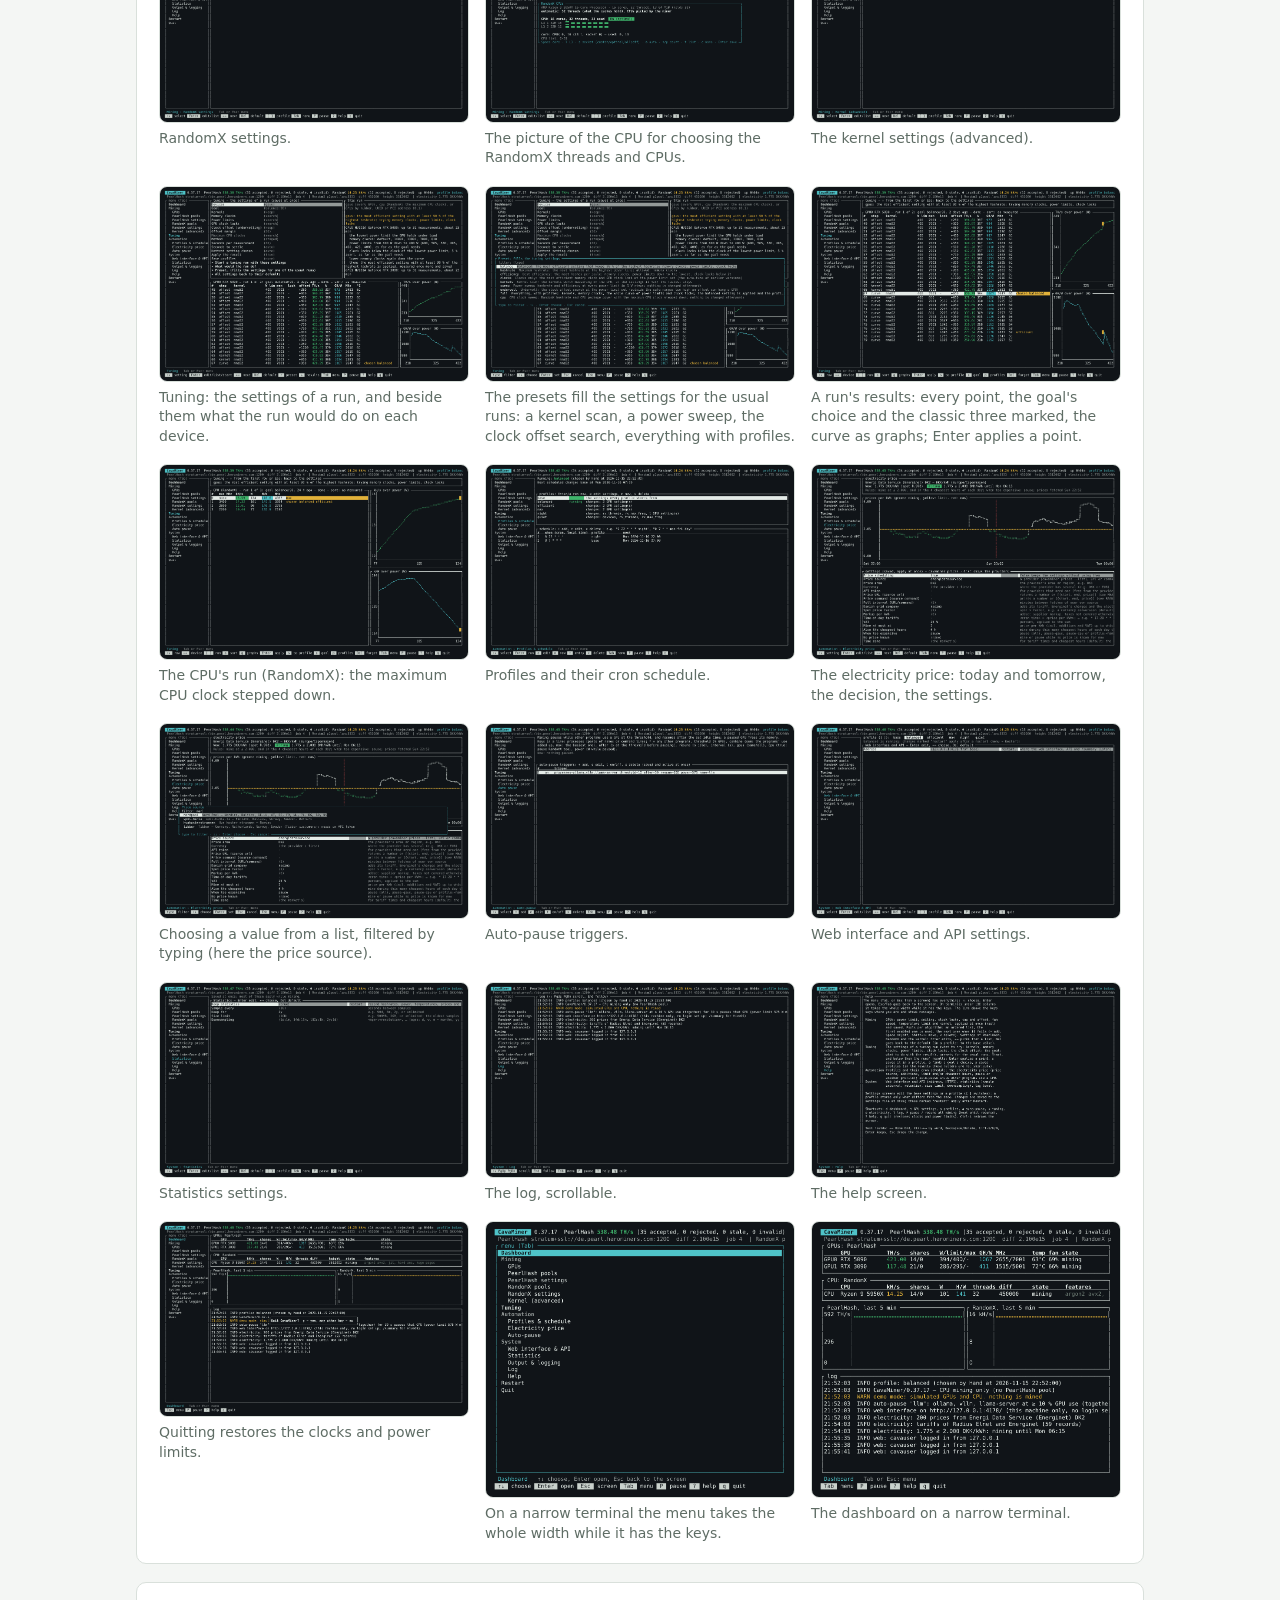
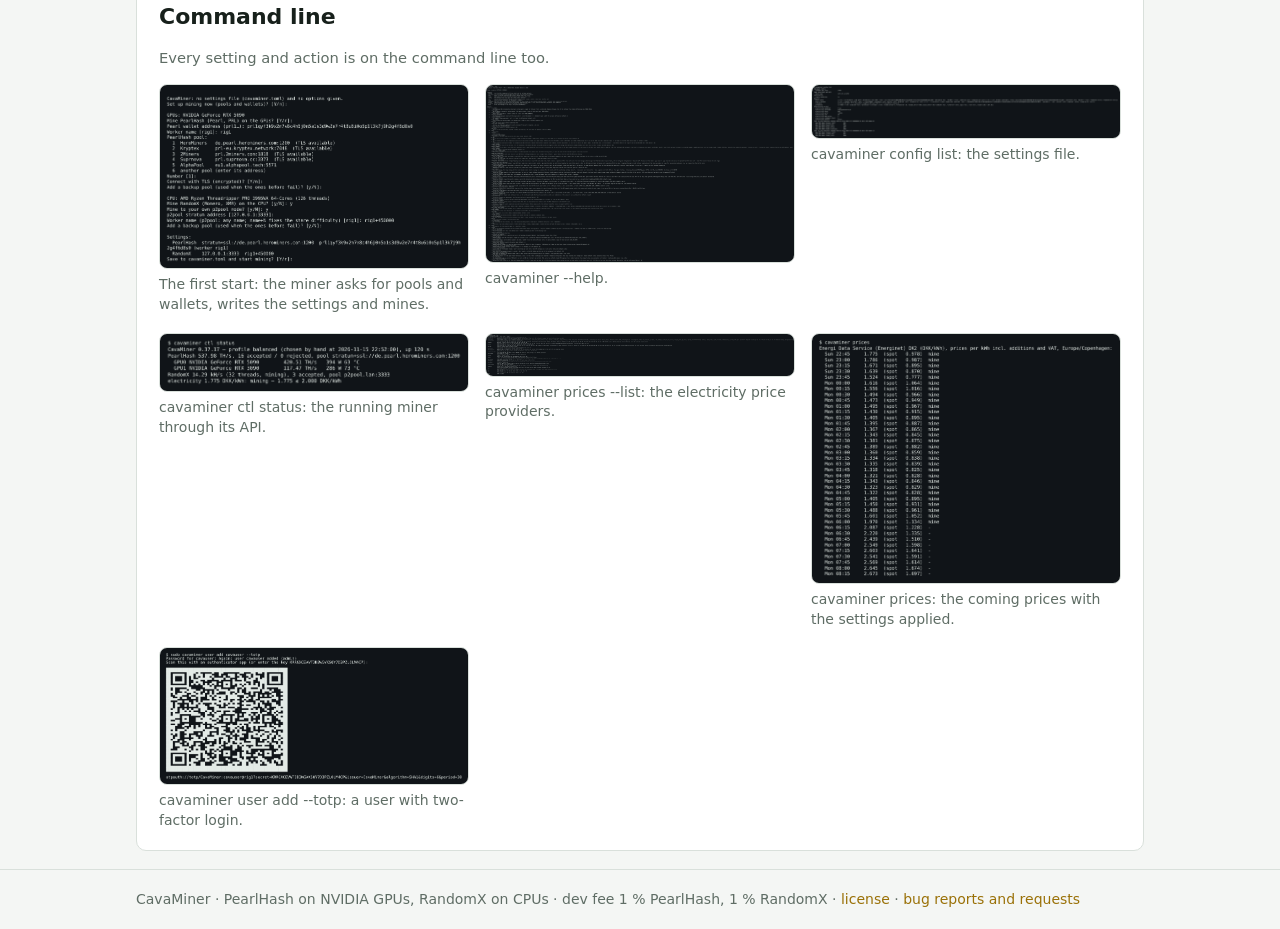
<file: screenshots.html>
<!doctype html>
<html lang="en">
<head>
<meta charset="utf-8">
<meta name="viewport" content="width=device-width, initial-scale=1">
<title>CavaMiner — screenshots</title>
<meta name="description" content="Screenshots of CavaMiner&#x27;s web interface, terminal menu and command line.">
<link rel="icon" href="favicon.svg" type="image/svg+xml">
<link rel="stylesheet" href="style.css">
</head>
<body>
<header><div class="wrap"><a class="brand" href="./"><img src="logo.svg" alt="CavaMiner" height="40"></a><nav><a href="./">Home</a><a href="screenshots.html" class=on>Screenshots</a><a href="benchmarks.html">Benchmarks</a><a href="docs.html">Documentation</a><a href="releases.html">Releases</a></nav></div></header>
<main class="wrap">
<h1>Screenshots</h1><section class="card"><h2>Web interface</h2><p class="muted">Served by the miner itself (http://127.0.0.1:4078/ by default); dark and light themes, works on a phone.</p><div class="gallery"><figure id="web-dashboard"><a href="screenshots/web-dashboard.png"><img src="screenshots/web-dashboard.png" alt="The default dashboard: hashrates, power, the electricity price, charts, the GPU and CPU tables, controls, events." loading="lazy"></a><figcaption>The default dashboard: hashrates, power, the electricity price, charts, the GPU and CPU tables, controls, events.</figcaption></figure><figure id="web-dashboard-power"><a href="screenshots/web-dashboard-power.png"><img src="screenshots/web-dashboard-power.png" alt="A dashboard of your own: electricity cost per hour and per TH/s, the price against the mining decision over a week, power over a month." loading="lazy"></a><figcaption>A dashboard of your own: electricity cost per hour and per TH/s, the price against the mining decision over a week, power over a month.</figcaption></figure><figure id="web-dashboard-edit"><a href="screenshots/web-dashboard-edit.png"><img src="screenshots/web-dashboard-edit.png" alt="Editing a dashboard: widgets are added, moved, resized and removed; dashboards renamed, added and deleted." loading="lazy"></a><figcaption>Editing a dashboard: widgets are added, moved, resized and removed; dashboards renamed, added and deleted.</figcaption></figure><figure id="web-widget-editor"><a href="screenshots/web-widget-editor.png"><img src="screenshots/web-widget-editor.png" alt="A new widget: a value with a sparkline, a chart of any metrics over 1 hour to 1 year, the GPU table, the CPU, the electricity price, controls, events or the log." loading="lazy"></a><figcaption>A new widget: a value with a sparkline, a chart of any metrics over 1 hour to 1 year, the GPU table, the CPU, the electricity price, controls, events or the log.</figcaption></figure><figure id="web-miners"><a href="screenshots/web-miners.png"><img src="screenshots/web-miners.png" alt="Miners: controls, the PearlHash and RandomX state, the GPUs with their tuning, the CPU, the electricity decision." loading="lazy"></a><figcaption>Miners: controls, the PearlHash and RandomX state, the GPUs with their tuning, the CPU, the electricity decision.</figcaption></figure><figure id="web-statistics"><a href="screenshots/web-statistics.png"><img src="screenshots/web-statistics.png" alt="Statistics: any recorded metrics over any range, with the events of the range and CSV export." loading="lazy"></a><figcaption>Statistics: any recorded metrics over any range, with the events of the range and CSV export.</figcaption></figure><figure id="web-electricity"><a href="screenshots/web-electricity.png"><img src="screenshots/web-electricity.png" alt="Electricity: the price now, the decision and until when it holds, today&#x27;s and tomorrow&#x27;s prices (green: mining), the provider&#x27;s notes." loading="lazy"></a><figcaption>Electricity: the price now, the decision and until when it holds, today&#x27;s and tomorrow&#x27;s prices (green: mining), the provider&#x27;s notes.</figcaption></figure><figure id="web-electricity-full"><a href="screenshots/web-electricity-full.png"><img src="screenshots/web-electricity-full.png" alt="The electricity page in full, with every price setting: source, area, grid company, markup, tariffs, VAT, the limit, the cheapest hours, the action." loading="lazy"></a><figcaption>The electricity page in full, with every price setting: source, area, grid company, markup, tariffs, VAT, the limit, the cheapest hours, the action.</figcaption></figure><figure id="web-settings"><a href="screenshots/web-settings.png"><img src="screenshots/web-settings.png" alt="Settings: the GPUs&#x27; power limits and clocks (applied at once), then every setting with its help." loading="lazy"></a><figcaption>Settings: the GPUs&#x27; power limits and clocks (applied at once), then every setting with its help.</figcaption></figure><figure id="web-settings-full"><a href="screenshots/web-settings-full.png"><img src="screenshots/web-settings-full.png" alt="The settings page in full: PearlHash, RandomX, the kernel, the web interface, statistics, output." loading="lazy"></a><figcaption>The settings page in full: PearlHash, RandomX, the kernel, the web interface, statistics, output.</figcaption></figure><figure id="web-settings-profile"><a href="screenshots/web-settings-profile.png"><img src="screenshots/web-settings-profile.png" alt="The settings of a profile: it stores only what differs from the base settings." loading="lazy"></a><figcaption>The settings of a profile: it stores only what differs from the base settings.</figcaption></figure><figure id="web-cpu-picker"><a href="screenshots/web-cpu-picker.png"><img src="screenshots/web-cpu-picker.png" alt="Choosing the RandomX CPUs on a picture of the CPU: automatic, a number in all or per socket, or CPUs, cores, L3 caches and sockets switched on and off." loading="lazy"></a><figcaption>Choosing the RandomX CPUs on a picture of the CPU: automatic, a number in all or per socket, or CPUs, cores, L3 caches and sockets switched on and off.</figcaption></figure><figure id="web-pools"><a href="screenshots/web-pools.png"><img src="screenshots/web-pools.png" alt="Pools: ordered lists per algorithm and profile with failover, logins, worker names and TLS fingerprints." loading="lazy"></a><figcaption>Pools: ordered lists per algorithm and profile with failover, logins, worker names and TLS fingerprints.</figcaption></figure><figure id="web-automation"><a href="screenshots/web-automation.png"><img src="screenshots/web-automation.png" alt="Automation: profiles, the cron schedule with the next time of each entry, and the auto-pause triggers." loading="lazy"></a><figcaption>Automation: profiles, the cron schedule with the next time of each entry, and the auto-pause triggers.</figcaption></figure><figure id="web-tuning"><a href="screenshots/web-tuning.png"><img src="screenshots/web-tuning.png" alt="Tuning: a run as a form — the devices, the goal, what to try (kernels, memory clocks, power limits, clock locks, the clock offset) and what to do with the result — with quick setups for the usual runs." loading="lazy"></a><figcaption>Tuning: a run as a form — the devices, the goal, what to try (kernels, memory clocks, power limits, clock locks, the clock offset) and what to do with the result — with quick setups for the usual runs.</figcaption></figure><figure id="web-tuning-full"><a href="screenshots/web-tuning-full.png"><img src="screenshots/web-tuning-full.png" alt="The tuning page in full: what the run would do and how long, the same run as a command line, and each device&#x27;s kept runs with the curve, every point, and any point or goal&#x27;s choice to apply." loading="lazy"></a><figcaption>The tuning page in full: what the run would do and how long, the same run as a command line, and each device&#x27;s kept runs with the curve, every point, and any point or goal&#x27;s choice to apply.</figcaption></figure><figure id="web-log"><a href="screenshots/web-log.png"><img src="screenshots/web-log.png" alt="The log, filtered and following." loading="lazy"></a><figcaption>The log, filtered and following.</figcaption></figure><figure id="web-api"><a href="screenshots/web-api.png"><img src="screenshots/web-api.png" alt="The API reference: every endpoint with its parameters, bodies and responses; each can be tried from the page." loading="lazy"></a><figcaption>The API reference: every endpoint with its parameters, bodies and responses; each can be tried from the page.</figcaption></figure><figure id="web-docs"><a href="screenshots/web-docs.png"><img src="screenshots/web-docs.png" alt="The documentation, built into the miner." loading="lazy"></a><figcaption>The documentation, built into the miner.</figcaption></figure><figure id="web-account-local"><a href="screenshots/web-account-local.png"><img src="screenshots/web-account-local.png" alt="Account before any user exists: only this machine can open the web interface; a user or an API token opens it to others." loading="lazy"></a><figcaption>Account before any user exists: only this machine can open the web interface; a user or an API token opens it to others.</figcaption></figure><figure id="web-login"><a href="screenshots/web-login.png"><img src="screenshots/web-login.png" alt="The login, once a user exists (two-factor codes if set up)." loading="lazy"></a><figcaption>The login, once a user exists (two-factor codes if set up).</figcaption></figure><figure id="web-account"><a href="screenshots/web-account.png"><img src="screenshots/web-account.png" alt="Account: your login, password and two-factor setup; the users and API tokens, each limited to this machine or not." loading="lazy"></a><figcaption>Account: your login, password and two-factor setup; the users and API tokens, each limited to this machine or not.</figcaption></figure><figure id="web-token"><a href="screenshots/web-token.png"><img src="screenshots/web-token.png" alt="A new API token, shown once." loading="lazy"></a><figcaption>A new API token, shown once.</figcaption></figure><figure id="web-totp"><a href="screenshots/web-totp.png"><img src="screenshots/web-totp.png" alt="Setting up two-factor login with an authenticator app." loading="lazy"></a><figcaption>Setting up two-factor login with an authenticator app.</figcaption></figure><figure id="web-dashboard-light"><a href="screenshots/web-dashboard-light.png"><img src="screenshots/web-dashboard-light.png" alt="The light theme." loading="lazy"></a><figcaption>The light theme.</figcaption></figure><figure id="web-phone-dashboard"><a href="screenshots/web-phone-dashboard.png"><img src="screenshots/web-phone-dashboard.png" alt="On a phone." loading="lazy"></a><figcaption>On a phone.</figcaption></figure><figure id="web-phone-menu"><a href="screenshots/web-phone-menu.png"><img src="screenshots/web-phone-menu.png" alt="On a phone: the menu." loading="lazy"></a><figcaption>On a phone: the menu.</figcaption></figure></div></section><section class="card"><h2>Terminal menu</h2><p class="muted">Started in a terminal (also inside tmux or screen), the miner shows its menu; the same settings as the web interface.</p><div class="gallery"><figure id="tui-dashboard"><a href="screenshots/tui-dashboard.png"><img src="screenshots/tui-dashboard.png" alt="The dashboard: the GPUs, the CPU, a hashrate graph per algorithm, the log." loading="lazy"></a><figcaption>The dashboard: the GPUs, the CPU, a hashrate graph per algorithm, the log.</figcaption></figure><figure id="tui-menu"><a href="screenshots/tui-menu.png"><img src="screenshots/tui-menu.png" alt="The menu tree: Tab moves the keys to it, Enter opens a screen." loading="lazy"></a><figcaption>The menu tree: Tab moves the keys to it, Enter opens a screen.</figcaption></figure><figure id="tui-gpus"><a href="screenshots/tui-gpus.png"><img src="screenshots/tui-gpus.png" alt="GPU settings: power limit, ceiling and clock locks, applied at once, per profile." loading="lazy"></a><figcaption>GPU settings: power limit, ceiling and clock locks, applied at once, per profile.</figcaption></figure><figure id="tui-gpus-clocks"><a href="screenshots/tui-gpus-clocks.png"><img src="screenshots/tui-gpus-clocks.png" alt="A memory clock from the list of clocks the driver takes." loading="lazy"></a><figcaption>A memory clock from the list of clocks the driver takes.</figcaption></figure><figure id="tui-pools"><a href="screenshots/tui-pools.png"><img src="screenshots/tui-pools.png" alt="The PearlHash pools: order, on/off, logins, workers." loading="lazy"></a><figcaption>The PearlHash pools: order, on/off, logins, workers.</figcaption></figure><figure id="tui-pearl-settings"><a href="screenshots/tui-pearl-settings.png"><img src="screenshots/tui-pearl-settings.png" alt="PearlHash settings." loading="lazy"></a><figcaption>PearlHash settings.</figcaption></figure><figure id="tui-randomx-settings"><a href="screenshots/tui-randomx-settings.png"><img src="screenshots/tui-randomx-settings.png" alt="RandomX settings." loading="lazy"></a><figcaption>RandomX settings.</figcaption></figure><figure id="tui-cpu-picker"><a href="screenshots/tui-cpu-picker.png"><img src="screenshots/tui-cpu-picker.png" alt="The picture of the CPU for choosing the RandomX threads and CPUs." loading="lazy"></a><figcaption>The picture of the CPU for choosing the RandomX threads and CPUs.</figcaption></figure><figure id="tui-kernel"><a href="screenshots/tui-kernel.png"><img src="screenshots/tui-kernel.png" alt="The kernel settings (advanced)." loading="lazy"></a><figcaption>The kernel settings (advanced).</figcaption></figure><figure id="tui-tuning"><a href="screenshots/tui-tuning.png"><img src="screenshots/tui-tuning.png" alt="Tuning: the settings of a run, and beside them what the run would do on each device." loading="lazy"></a><figcaption>Tuning: the settings of a run, and beside them what the run would do on each device.</figcaption></figure><figure id="tui-tuning-presets"><a href="screenshots/tui-tuning-presets.png"><img src="screenshots/tui-tuning-presets.png" alt="The presets fill the settings for the usual runs: a kernel scan, a power sweep, the clock offset search, everything with profiles." loading="lazy"></a><figcaption>The presets fill the settings for the usual runs: a kernel scan, a power sweep, the clock offset search, everything with profiles.</figcaption></figure><figure id="tui-tuning-results"><a href="screenshots/tui-tuning-results.png"><img src="screenshots/tui-tuning-results.png" alt="A run&#x27;s results: every point, the goal&#x27;s choice and the classic three marked, the curve as graphs; Enter applies a point." loading="lazy"></a><figcaption>A run&#x27;s results: every point, the goal&#x27;s choice and the classic three marked, the curve as graphs; Enter applies a point.</figcaption></figure><figure id="tui-tuning-cpu"><a href="screenshots/tui-tuning-cpu.png"><img src="screenshots/tui-tuning-cpu.png" alt="The CPU&#x27;s run (RandomX): the maximum CPU clock stepped down." loading="lazy"></a><figcaption>The CPU&#x27;s run (RandomX): the maximum CPU clock stepped down.</figcaption></figure><figure id="tui-profiles"><a href="screenshots/tui-profiles.png"><img src="screenshots/tui-profiles.png" alt="Profiles and their cron schedule." loading="lazy"></a><figcaption>Profiles and their cron schedule.</figcaption></figure><figure id="tui-electricity"><a href="screenshots/tui-electricity.png"><img src="screenshots/tui-electricity.png" alt="The electricity price: today and tomorrow, the decision, the settings." loading="lazy"></a><figcaption>The electricity price: today and tomorrow, the decision, the settings.</figcaption></figure><figure id="tui-picker"><a href="screenshots/tui-picker.png"><img src="screenshots/tui-picker.png" alt="Choosing a value from a list, filtered by typing (here the price source)." loading="lazy"></a><figcaption>Choosing a value from a list, filtered by typing (here the price source).</figcaption></figure><figure id="tui-autopause"><a href="screenshots/tui-autopause.png"><img src="screenshots/tui-autopause.png" alt="Auto-pause triggers." loading="lazy"></a><figcaption>Auto-pause triggers.</figcaption></figure><figure id="tui-web-settings"><a href="screenshots/tui-web-settings.png"><img src="screenshots/tui-web-settings.png" alt="Web interface and API settings." loading="lazy"></a><figcaption>Web interface and API settings.</figcaption></figure><figure id="tui-stats-settings"><a href="screenshots/tui-stats-settings.png"><img src="screenshots/tui-stats-settings.png" alt="Statistics settings." loading="lazy"></a><figcaption>Statistics settings.</figcaption></figure><figure id="tui-log"><a href="screenshots/tui-log.png"><img src="screenshots/tui-log.png" alt="The log, scrollable." loading="lazy"></a><figcaption>The log, scrollable.</figcaption></figure><figure id="tui-help"><a href="screenshots/tui-help.png"><img src="screenshots/tui-help.png" alt="The help screen." loading="lazy"></a><figcaption>The help screen.</figcaption></figure><figure id="tui-quit"><a href="screenshots/tui-quit.png"><img src="screenshots/tui-quit.png" alt="Quitting restores the clocks and power limits." loading="lazy"></a><figcaption>Quitting restores the clocks and power limits.</figcaption></figure><figure id="tui-narrow-menu"><a href="screenshots/tui-narrow-menu.png"><img src="screenshots/tui-narrow-menu.png" alt="On a narrow terminal the menu takes the whole width while it has the keys." loading="lazy"></a><figcaption>On a narrow terminal the menu takes the whole width while it has the keys.</figcaption></figure><figure id="tui-narrow-dashboard"><a href="screenshots/tui-narrow-dashboard.png"><img src="screenshots/tui-narrow-dashboard.png" alt="The dashboard on a narrow terminal." loading="lazy"></a><figcaption>The dashboard on a narrow terminal.</figcaption></figure></div></section><section class="card"><h2>Command line</h2><p class="muted">Every setting and action is on the command line too.</p><div class="gallery"><figure id="cli-wizard"><a href="screenshots/cli-wizard.png"><img src="screenshots/cli-wizard.png" alt="The first start: the miner asks for pools and wallets, writes the settings and mines." loading="lazy"></a><figcaption>The first start: the miner asks for pools and wallets, writes the settings and mines.</figcaption></figure><figure id="cli-help"><a href="screenshots/cli-help.png"><img src="screenshots/cli-help.png" alt="cavaminer --help." loading="lazy"></a><figcaption>cavaminer --help.</figcaption></figure><figure id="cli-config"><a href="screenshots/cli-config.png"><img src="screenshots/cli-config.png" alt="cavaminer config list: the settings file." loading="lazy"></a><figcaption>cavaminer config list: the settings file.</figcaption></figure><figure id="cli-ctl"><a href="screenshots/cli-ctl.png"><img src="screenshots/cli-ctl.png" alt="cavaminer ctl status: the running miner through its API." loading="lazy"></a><figcaption>cavaminer ctl status: the running miner through its API.</figcaption></figure><figure id="cli-prices"><a href="screenshots/cli-prices.png"><img src="screenshots/cli-prices.png" alt="cavaminer prices --list: the electricity price providers." loading="lazy"></a><figcaption>cavaminer prices --list: the electricity price providers.</figcaption></figure><figure id="cli-prices-now"><a href="screenshots/cli-prices-now.png"><img src="screenshots/cli-prices-now.png" alt="cavaminer prices: the coming prices with the settings applied." loading="lazy"></a><figcaption>cavaminer prices: the coming prices with the settings applied.</figcaption></figure><figure id="cli-user-add"><a href="screenshots/cli-user-add.png"><img src="screenshots/cli-user-add.png" alt="cavaminer user add --totp: a user with two-factor login." loading="lazy"></a><figcaption>cavaminer user add --totp: a user with two-factor login.</figcaption></figure></div></section><dialog id="viewer" aria-label="Screenshot">
<div class="v-bar"><span class="v-count"></span><button class="v-close" type="button" aria-label="Close">✕</button></div>
<div class="v-stage"><button class="v-prev" type="button" aria-label="Previous screenshot">‹</button><div class="v-scroll" tabindex="-1"><img alt=""></div><button class="v-next" type="button" aria-label="Next screenshot">›</button></div>
<p class="v-text"><span class="v-group"></span><span class="v-cap"></span></p>
</dialog>
<script src="viewer.js"></script>
</main>
<footer><div class="wrap">CavaMiner · PearlHash on NVIDIA GPUs, RandomX on CPUs · dev fee 1 % PearlHash, 1 % RandomX · <a href="license.html">license</a> · <a href="https://github.com/cavalius/cavaminer/issues">bug reports and requests</a></div></footer>
</body>
</html>
</file>
<file: style.css>
:root {
  --bg: #0f1412; --panel: #161d1a; --panel2: #1c2521; --line: #26302b;
  --text: #e4ebe7; --muted: #8d9a93; --accent: #2f8653; --accent2: #e2b23a;
  --radius: 10px;
  color-scheme: dark;
}
@media (prefers-color-scheme: light) {
  :root {
    --bg: #f4f6f4; --panel: #ffffff; --panel2: #f0f3f1; --line: #d9e0db;
    --text: #17201b; --muted: #5f6d65; --accent: #1d6640; --accent2: #9a7108;
    color-scheme: light;
  }
}
* { box-sizing: border-box; }
html { -webkit-text-size-adjust: 100%; }
body { margin: 0; background: var(--bg); color: var(--text); font: 16px/1.6 system-ui, -apple-system, "Segoe UI", sans-serif; }
a { color: var(--accent2); text-decoration: none; }
a:hover { text-decoration: underline; }
.wrap { max-width: 1040px; margin: 0 auto; padding: 0 16px; }
header { background: var(--panel); border-bottom: 1px solid var(--line); position: sticky; top: 0; z-index: 5; }
header .wrap { display: flex; align-items: center; gap: 24px; min-height: 60px; flex-wrap: wrap; }
.brand img { display: block; }
nav { display: flex; gap: 18px; margin-left: auto; }
nav a { color: var(--muted); font-weight: 500; }
nav a.on, nav a:hover { color: var(--text); text-decoration: none; }
main { padding: 28px 16px 48px; }
footer { border-top: 1px solid var(--line); color: var(--muted); font-size: 14px; padding: 18px 0; }
h1, h2, h3 { line-height: 1.25; margin: 0 0 12px; }
h1 { font-size: 30px; }
h2 { font-size: 22px; }
h3 { font-size: 17px; }
.muted { color: var(--muted); font-weight: 400; font-size: 0.92em; }
.card { background: var(--panel); border: 1px solid var(--line); border-radius: var(--radius); padding: 20px 22px; margin: 0 0 18px; }
.hero { text-align: center; padding: 18px 0 24px; }
.hero img { max-width: 100%; height: auto; }
.lead { font-size: 20px; max-width: 680px; margin: 12px auto 0; }
.highlight { font-size: 17px; max-width: 680px; margin: 14px auto 0; padding: 10px 16px; border: 1px solid var(--accent2); border-radius: 8px; }
.grid { display: grid; grid-template-columns: repeat(auto-fit, minmax(230px, 1fr)); gap: 18px; margin-bottom: 18px; }
.grid .card { margin: 0; }
.grid p { margin: 0; color: var(--muted); }
.buttons { display: flex; flex-wrap: wrap; gap: 12px; margin: 6px 0 12px; }
.btn { display: inline-flex; flex-direction: column; padding: 10px 18px; border-radius: 8px; border: 1px solid var(--line); background: var(--panel2); color: var(--text); font-weight: 600; }
.btn span { font-weight: 400; font-size: 13px; color: var(--muted); }
.btn.primary { background: var(--accent); border-color: var(--accent); color: #fff; }
.btn.primary span { color: #d8efe1; }
.btn:hover { text-decoration: none; filter: brightness(1.1); }
pre { background: var(--panel2); border: 1px solid var(--line); border-radius: 8px; padding: 12px 14px; overflow-x: auto; font-size: 14px; line-height: 1.45; }
code { font-family: ui-monospace, "JetBrains Mono", Menlo, Consolas, monospace; font-size: 0.92em; }
:not(pre) > code { background: var(--panel2); padding: 1px 5px; border-radius: 4px; }
table { border-collapse: collapse; width: 100%; font-size: 15px; }
th, td { text-align: left; padding: 7px 10px; border-bottom: 1px solid var(--line); vertical-align: top; }
th { color: var(--muted); font-weight: 600; font-size: 13px; text-transform: uppercase; letter-spacing: .03em; }
.num { text-align: right; white-space: nowrap; }
.assets { margin-top: 10px; }
.sha { font-size: 12px; word-break: break-all; color: var(--muted); }
.doc { overflow-wrap: anywhere; }
.doc img { max-width: 100%; height: auto; }
.doc table { display: block; overflow-x: auto; }
.doc h2 { margin-top: 28px; padding-top: 8px; border-top: 1px solid var(--line); }
.doc h3 { margin-top: 22px; }
@media (max-width: 640px) {
  nav { margin-left: 0; width: 100%; padding-bottom: 8px; }
  .lead { font-size: 18px; }
  .assets th:nth-child(3), .assets td:nth-child(3) { display: none; }
}
.license { white-space: pre-wrap; background: none; border: 0; padding: 0; font-size: 14px; }

.shots-home { display: grid; grid-template-columns: repeat(auto-fit, minmax(300px, 1fr)); gap: 18px; margin-bottom: 18px; }
.shots-home a { color: inherit; text-decoration: none; }
figure { margin: 0; }
figure img { width: 100%; height: auto; display: block; border: 1px solid var(--line); border-radius: 8px; background: var(--panel2); }
figcaption { color: var(--muted); font-size: 14px; margin-top: 6px; line-height: 1.4; }
.gallery { display: grid; grid-template-columns: repeat(auto-fill, minmax(300px, 1fr)); gap: 18px 16px; margin-top: 14px; }
.gallery figure:target img { outline: 2px solid var(--accent2); }

/* The screenshot viewer (viewer.js). A tall picture (.tall) keeps its
   width and scrolls in .v-scroll; the arrows and the caption stay put. */
#viewer { width: 100vw; height: 100vh; max-width: none; max-height: none; margin: 0; padding: 0; border: 0; background: #070a09; color: #e4ebe7; }
#viewer[open] { display: flex; flex-direction: column; }
#viewer::backdrop { background: #070a09; }
#viewer button { background: rgba(255, 255, 255, 0.08); color: #e4ebe7; border: 1px solid rgba(255, 255, 255, 0.16); border-radius: 8px; cursor: pointer; font: inherit; }
#viewer button:hover { background: rgba(255, 255, 255, 0.18); }
html.viewing { overflow: hidden; }
.v-bar { display: flex; align-items: center; justify-content: space-between; padding: 10px 16px; font-size: 14px; color: #a9b5ae; }
.v-bar button { width: 40px; height: 40px; font-size: 18px; }
.v-stage { flex: 1; min-height: 0; display: flex; align-items: center; gap: 12px; padding: 0 16px; }
.v-stage > button { flex: none; width: 48px; height: 72px; font-size: 34px; line-height: 1; }
.v-scroll { flex: 1; min-width: 0; height: 100%; display: flex; align-items: center; justify-content: center; overflow: hidden; }
.v-scroll img { display: block; max-width: 100%; max-height: 100%; object-fit: contain; }
#viewer.tall .v-scroll { display: block; overflow-y: auto; overscroll-behavior: contain; }
.v-scroll:focus { outline: none; }
#viewer.tall .v-scroll img { max-height: none; height: auto; margin: 0 auto; }
.v-text { flex: none; margin: 0 auto; padding: 12px 16px 18px; max-width: 900px; text-align: center; line-height: 1.45; }
.v-group { display: block; font-size: 12px; text-transform: uppercase; letter-spacing: .05em; color: #a9b5ae; margin-bottom: 2px; }
.v-cap { font-size: 16px; }
@media (max-width: 640px) {
  .v-stage { gap: 0; padding: 0 4px; position: relative; }
  .v-stage > button { position: absolute; z-index: 1; top: 50%; transform: translateY(-50%); width: 36px; height: 56px; font-size: 26px; background: rgba(0, 0, 0, 0.55); }
  .v-prev { left: 6px; }
  .v-next { right: 6px; }
}

/* Benchmark tables: numbers stay on one line, a table too wide scrolls. */
.scroll { overflow-x: auto; }
.scroll th, .scroll td, .bench th, .bench td { white-space: nowrap; }
.bench table { font-size: 14px; }
.bench th, .bench td { padding: 6px 8px; }
.bench th { letter-spacing: 0; }
.bench td:first-child { white-space: normal; min-width: 130px; }
@media (max-width: 640px) {
  nav { flex-wrap: wrap; gap: 4px 16px; }
}
</file>
